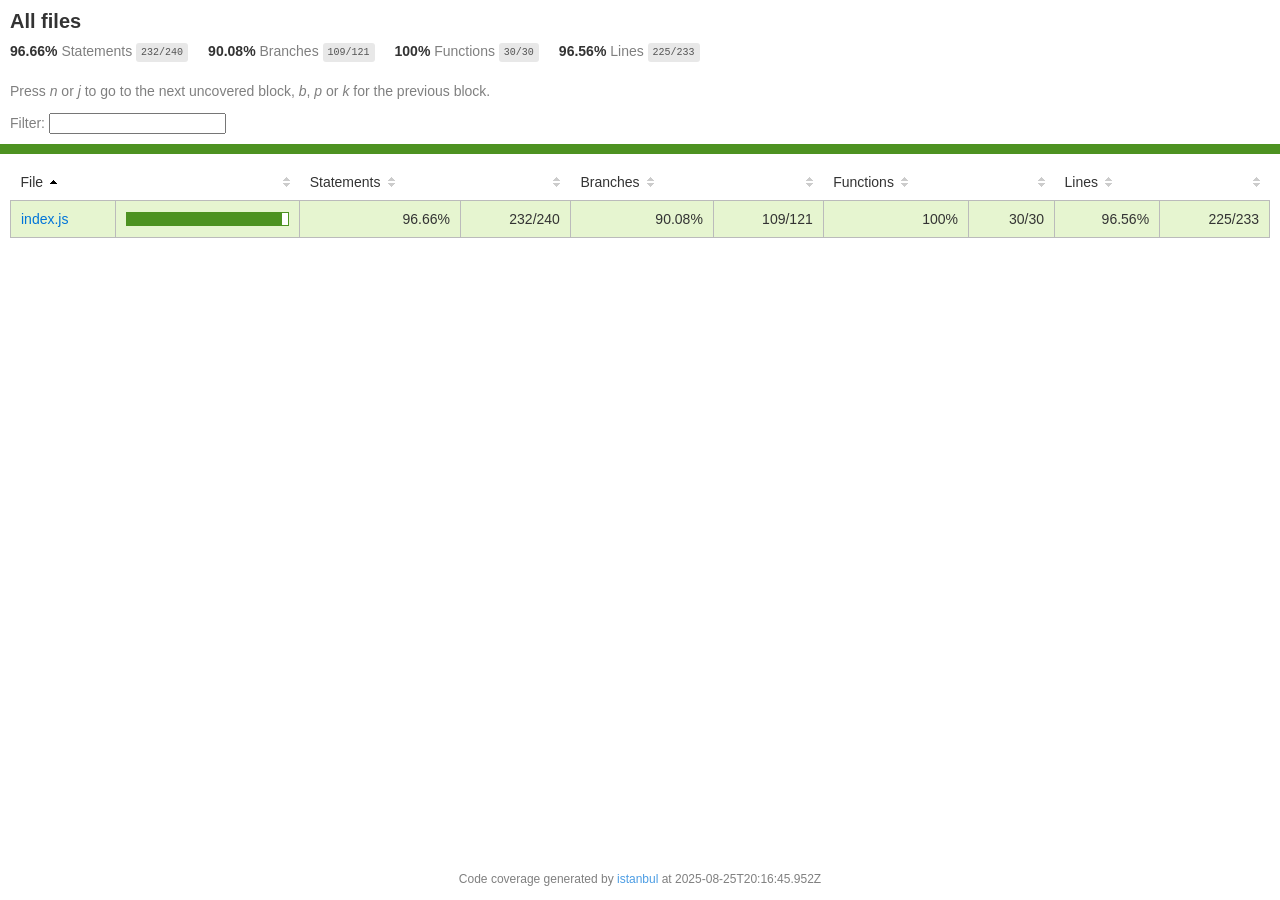
<file: backend/node_modules/kareem/coverage/lcov-report/index.html>
<!doctype html>
<html lang="en">

<head>
    <title>Code coverage report for All files</title>
    <meta charset="utf-8" />
    <link rel="stylesheet" href="prettify.css" />
    <link rel="stylesheet" href="base.css" />
    <link rel="shortcut icon" type="image/x-icon" href="favicon.png" />
    <meta name="viewport" content="width=device-width, initial-scale=1" />
    <style type='text/css'>
        .coverage-summary .sorter {
            background-image: url(sort-arrow-sprite.png);
        }
    </style>
</head>
    
<body>
<div class='wrapper'>
    <div class='pad1'>
        <h1>All files</h1>
        <div class='clearfix'>
            
            <div class='fl pad1y space-right2'>
                <span class="strong">96.66% </span>
                <span class="quiet">Statements</span>
                <span class='fraction'>232/240</span>
            </div>
        
            
            <div class='fl pad1y space-right2'>
                <span class="strong">90.08% </span>
                <span class="quiet">Branches</span>
                <span class='fraction'>109/121</span>
            </div>
        
            
            <div class='fl pad1y space-right2'>
                <span class="strong">100% </span>
                <span class="quiet">Functions</span>
                <span class='fraction'>30/30</span>
            </div>
        
            
            <div class='fl pad1y space-right2'>
                <span class="strong">96.56% </span>
                <span class="quiet">Lines</span>
                <span class='fraction'>225/233</span>
            </div>
        
            
        </div>
        <p class="quiet">
            Press <em>n</em> or <em>j</em> to go to the next uncovered block, <em>b</em>, <em>p</em> or <em>k</em> for the previous block.
        </p>
        <template id="filterTemplate">
            <div class="quiet">
                Filter:
                <input type="search" id="fileSearch">
            </div>
        </template>
    </div>
    <div class='status-line high'></div>
    <div class="pad1">
<table class="coverage-summary">
<thead>
<tr>
   <th data-col="file" data-fmt="html" data-html="true" class="file">File</th>
   <th data-col="pic" data-type="number" data-fmt="html" data-html="true" class="pic"></th>
   <th data-col="statements" data-type="number" data-fmt="pct" class="pct">Statements</th>
   <th data-col="statements_raw" data-type="number" data-fmt="html" class="abs"></th>
   <th data-col="branches" data-type="number" data-fmt="pct" class="pct">Branches</th>
   <th data-col="branches_raw" data-type="number" data-fmt="html" class="abs"></th>
   <th data-col="functions" data-type="number" data-fmt="pct" class="pct">Functions</th>
   <th data-col="functions_raw" data-type="number" data-fmt="html" class="abs"></th>
   <th data-col="lines" data-type="number" data-fmt="pct" class="pct">Lines</th>
   <th data-col="lines_raw" data-type="number" data-fmt="html" class="abs"></th>
</tr>
</thead>
<tbody><tr>
	<td class="file high" data-value="index.js"><a href="index.js.html">index.js</a></td>
	<td data-value="96.66" class="pic high">
	<div class="chart"><div class="cover-fill" style="width: 96%"></div><div class="cover-empty" style="width: 4%"></div></div>
	</td>
	<td data-value="96.66" class="pct high">96.66%</td>
	<td data-value="240" class="abs high">232/240</td>
	<td data-value="90.08" class="pct high">90.08%</td>
	<td data-value="121" class="abs high">109/121</td>
	<td data-value="100" class="pct high">100%</td>
	<td data-value="30" class="abs high">30/30</td>
	<td data-value="96.56" class="pct high">96.56%</td>
	<td data-value="233" class="abs high">225/233</td>
	</tr>

</tbody>
</table>
</div>
                <div class='push'></div><!-- for sticky footer -->
            </div><!-- /wrapper -->
            <div class='footer quiet pad2 space-top1 center small'>
                Code coverage generated by
                <a href="https://istanbul.js.org/" target="_blank" rel="noopener noreferrer">istanbul</a>
                at 2025-08-25T20:16:45.952Z
            </div>
        <script src="prettify.js"></script>
        <script>
            window.onload = function () {
                prettyPrint();
            };
        </script>
        <script src="sorter.js"></script>
        <script src="block-navigation.js"></script>
    </body>
</html>
</file>
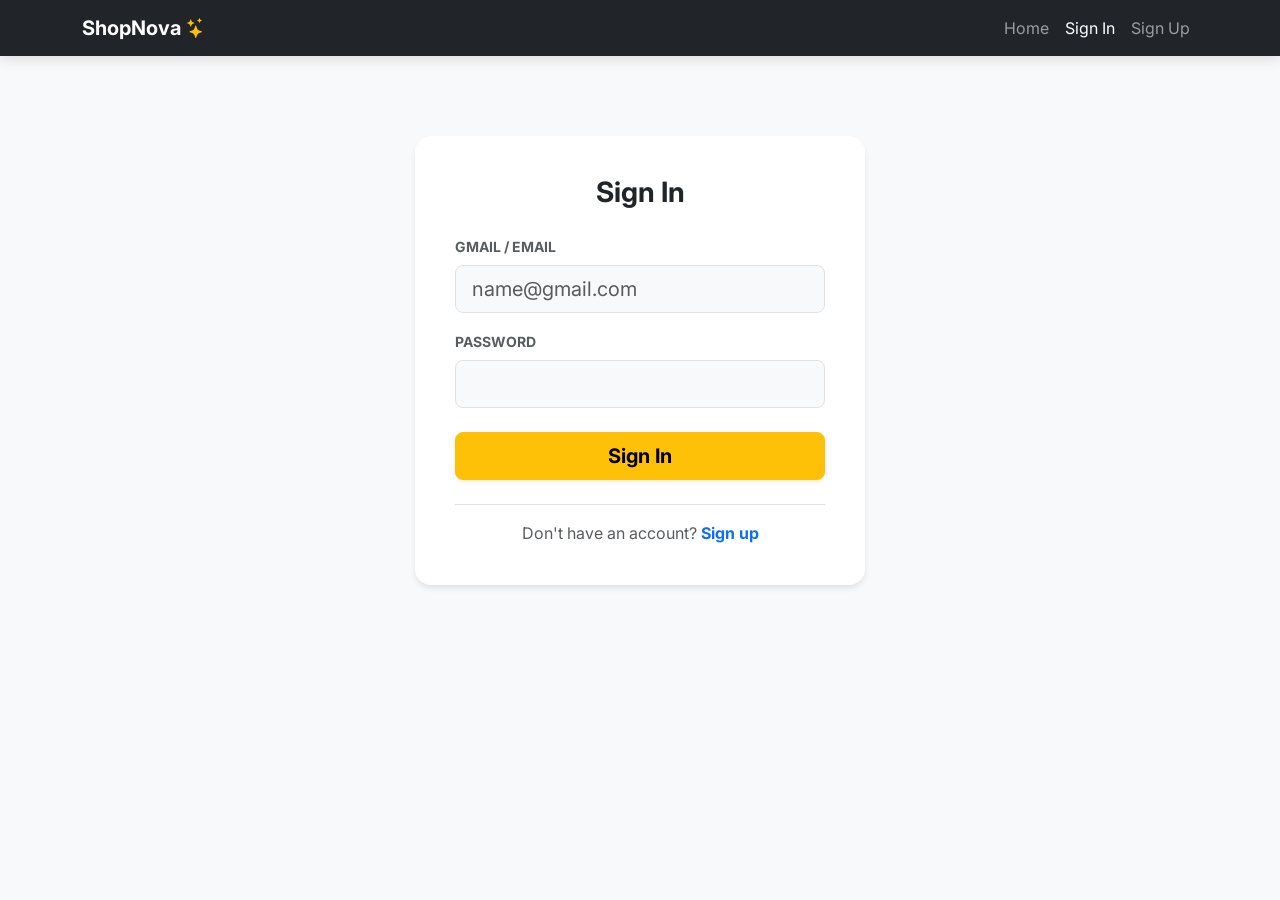
<file: frontend/admin.html>
<!DOCTYPE html>
<html lang="en">
<head>
    <meta charset="UTF-8">
    <meta name="viewport" content="width=device-width, initial-scale=1.0">
    <title>Admin Dashboard - ShopNova</title>
    <!-- Bootstrap CSS -->
    <link href="https://cdn.jsdelivr.net/npm/bootstrap@5.3.0/dist/css/bootstrap.min.css" rel="stylesheet">
    <!-- Bootstrap Icons -->
    <link href="https://cdn.jsdelivr.net/npm/bootstrap-icons@1.10.0/font/bootstrap-icons.css" rel="stylesheet">
    <!-- Google Fonts -->
    <link href="https://fonts.googleapis.com/css2?family=Inter:wght@300;400;600;700&display=swap" rel="stylesheet">
    <!-- Custom CSS -->
    <link rel="stylesheet" href="css/style.css">
    <style>
        body { background-color: #f4f6f9; }
        .admin-header { background: linear-gradient(135deg, #1e293b, #0f172a); color: white; padding: 2rem 0; border-bottom: 4px solid #f59e0b; }
    </style>
</head>
<body class="d-flex flex-column min-vh-100">

    <!-- Navigation -->
    <nav class="navbar navbar-expand-lg navbar-dark bg-dark sticky-top shadow-sm">
        <div class="container">
            <a class="navbar-brand fw-bold" href="index.html">ShopNova <i class="bi bi-stars text-warning"></i> <span class="badge bg-warning text-dark ms-2">Admin</span></a>
            <button class="navbar-toggler" type="button" data-bs-toggle="collapse" data-bs-target="#navbarNav">
                <span class="navbar-toggler-icon"></span>
            </button>
            <div class="collapse navbar-collapse" id="navbarNav">
                <ul class="navbar-nav ms-auto">
                    <li class="nav-item"><a class="nav-link" href="index.html">Home</a></li>
                    <li class="nav-item"><a class="nav-link active" href="admin.html">Dashboard</a></li>
                </ul>
            </div>
        </div>
    </nav>

    <!-- Header -->
    <div class="admin-header mb-5 text-center">
        <div class="container">
            <h1 class="fw-bold display-5"><i class="bi bi-shield-lock-fill text-warning me-2"></i>Admin Dashboard</h1>
            <p class="lead mb-0 text-light opacity-75">Manage the ShopNova product catalog</p>
        </div>
    </div>

    <!-- Main Content -->
    <div class="container flex-grow-1 mb-5">
        <div class="row">
            <div class="col-lg-8 mx-auto">
                <div class="card shadow-lg border-0 rounded-4">
                    <div class="card-body p-5">
                        <div class="d-flex justify-content-between align-items-center mb-4 pb-3 border-bottom">
                            <h3 class="fw-bold mb-0 text-dark">Add New Product</h3>
                            <i class="bi bi-box-seam fs-3 text-primary"></i>
                        </div>
                        
                        <div id="admin-alert" class="alert d-none fw-bold" role="alert"></div>
                        
                        <form id="add-product-form">
                            <div class="mb-4">
                                <label class="form-label fw-bold text-secondary small">PRODUCT NAME</label>
                                <input type="text" id="prod-name" class="form-control form-control-lg bg-light" placeholder="e.g. Wireless Noise-Canceling Headphones" required>
                            </div>
                            
                            <div class="mb-4">
                                <label class="form-label fw-bold text-secondary small">DESCRIPTION</label>
                                <textarea id="prod-desc" class="form-control bg-light" rows="3" placeholder="Describe the product features..." required></textarea>
                            </div>
                            
                            <div class="row mb-4">
                                <div class="col-md-6 mb-3 mb-md-0">
                                    <label class="form-label fw-bold text-secondary small">PRICE (₦)</label>
                                    <div class="input-group input-group-lg">
                                        <span class="input-group-text bg-light text-muted border-end-0 fw-bold">₦</span>
                                        <input type="number" id="prod-price" class="form-control bg-light border-start-0 ps-0" step="0.01" min="0" placeholder="0.00" required>
                                    </div>
                                </div>
                                <div class="col-md-6">
                                    <label class="form-label fw-bold text-secondary small">STOCK QUANTITY</label>
                                    <input type="number" id="prod-stock" class="form-control form-control-lg bg-light" value="10" min="0" required>
                                </div>
                            </div>
                            
                            <div class="row mb-5">
                                <div class="col-md-6 mb-3 mb-md-0">
                                    <label class="form-label fw-bold text-secondary small">CATEGORY</label>
                                    <input type="text" id="prod-category" class="form-control form-control-lg bg-light" placeholder="e.g. Electronics" required>
                                </div>
                                <div class="col-md-6">
                                    <label class="form-label fw-bold text-secondary small">IMAGE URL</label>
                                    <input type="url" id="prod-image" class="form-control form-control-lg bg-light" placeholder="https://..." required>
                                </div>
                            </div>
                            
                            <button type="submit" id="add-btn" class="btn btn-primary btn-lg w-100 py-3 fw-bold rounded-3 shadow-sm">
                                <i class="bi bi-plus-circle-fill me-2"></i>Publish Product
                            </button>
                        </form>
                    </div>
                </div>
            </div>
        </div>
    </div>

    <!-- Bootstrap JS -->
    <script src="https://cdn.jsdelivr.net/npm/bootstrap@5.3.0/dist/js/bootstrap.bundle.min.js"></script>
    <script src="js/auth.js"></script>
    <script src="js/admin.js"></script>
</body>
</html>
</file>
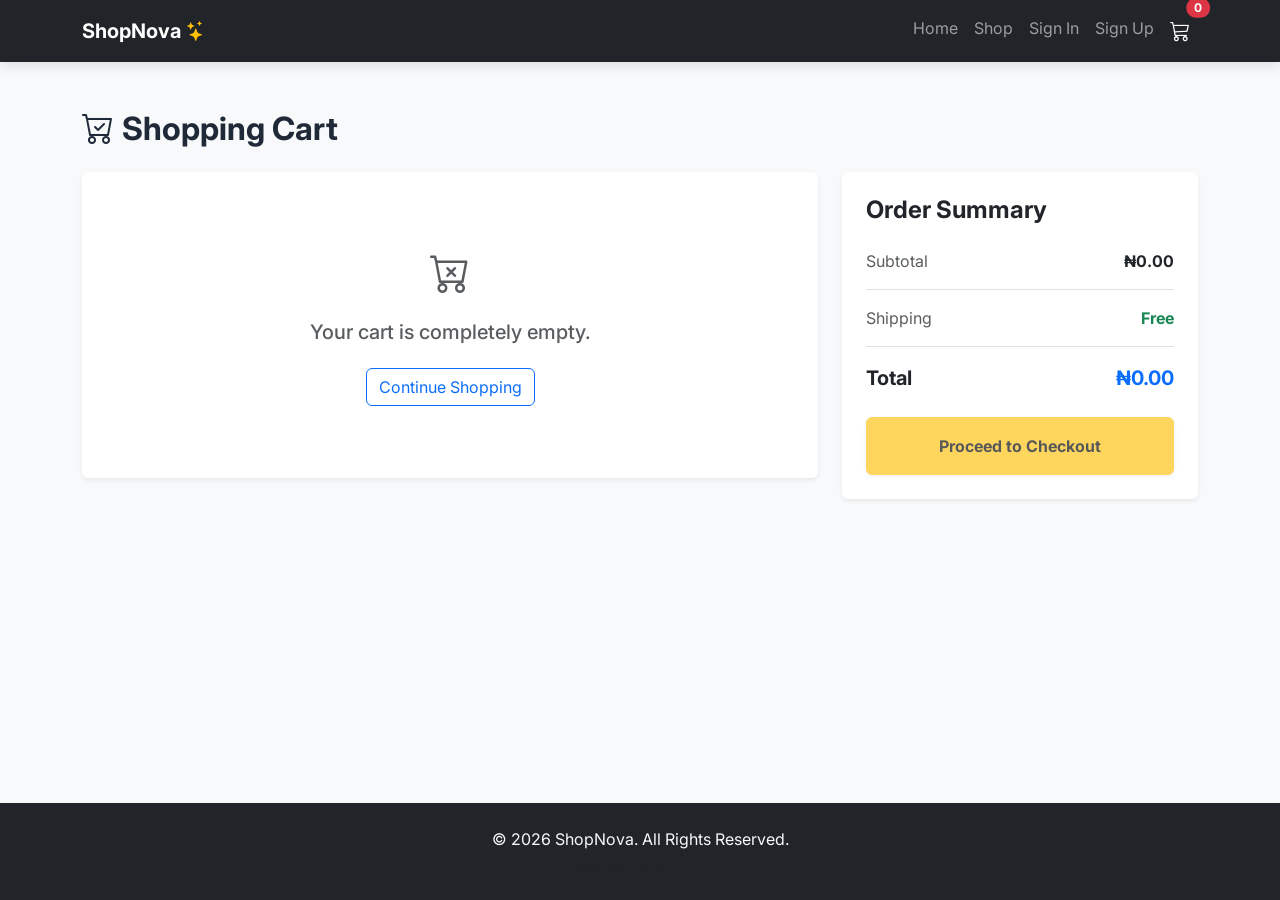
<file: frontend/cart.html>
<!DOCTYPE html>
<html lang="en">
<head>
    <meta charset="UTF-8">
    <meta name="viewport" content="width=device-width, initial-scale=1.0">
    <title>ShopNova - Your Cart</title>
    <!-- Bootstrap CSS -->
    <link href="https://cdn.jsdelivr.net/npm/bootstrap@5.3.0/dist/css/bootstrap.min.css" rel="stylesheet">
    <!-- Bootstrap Icons -->
    <link href="https://cdn.jsdelivr.net/npm/bootstrap-icons@1.10.0/font/bootstrap-icons.css" rel="stylesheet">
    <!-- Google Fonts -->
    <link href="https://fonts.googleapis.com/css2?family=Inter:wght@300;400;600;700&display=swap" rel="stylesheet">
    <!-- Custom CSS -->
    <link rel="stylesheet" href="css/style.css">
</head>
<body class="bg-light">

    <!-- Navigation -->
    <nav class="navbar navbar-expand-lg navbar-dark bg-dark sticky-top">
        <div class="container">
            <a class="navbar-brand fw-bold" href="index.html">ShopNova <i class="bi bi-stars text-warning"></i></a>
            <button class="navbar-toggler" type="button" data-bs-toggle="collapse" data-bs-target="#navbarNav">
                <span class="navbar-toggler-icon"></span>
            </button>
            <div class="collapse navbar-collapse" id="navbarNav">
                <ul class="navbar-nav ms-auto">
                    <li class="nav-item">
                        <a class="nav-link" href="index.html">Home</a>
                    </li>
                    <li class="nav-item">
                        <a class="nav-link" href="index.html#products">Shop</a>
                    </li>
                    <li class="nav-item">
                        <a class="nav-link" href="login.html">Sign In</a>
                    </li>
                    <li class="nav-item">
                        <a class="nav-link" href="signup.html">Sign Up</a>
                    </li>
                    <li class="nav-item">
                        <a class="nav-link active cart-link position-relative" href="cart.html">
                            <i class="bi bi-cart3 fs-5"></i>
                            <span id="cart-count" class="position-absolute top-0 start-100 translate-middle badge rounded-pill bg-danger">
                                0
                            </span>
                        </a>
                    </li>
                </ul>
            </div>
        </div>
    </nav>

    <!-- Cart Section -->
    <section class="py-5">
        <div class="container">
            <h2 class="fw-bold mb-4"><i class="bi bi-cart-check me-2"></i>Shopping Cart</h2>
            
            <div class="row g-4">
                <!-- Cart Items -->
                <div class="col-lg-8">
                    <div class="card shadow-sm border-0">
                        <div class="card-body p-4" id="cart-items">
                            <!-- Items will be logged here -->
                            <div class="text-center py-5">
                                <div class="spinner-border text-primary" role="status">
                                    <span class="visually-hidden">Loading...</span>
                                </div>
                            </div>
                        </div>
                    </div>
                </div>

                <!-- Order Summary -->
                <div class="col-lg-4">
                    <div class="card shadow-sm border-0 sticky-top" style="top: 100px; z-index: 1;">
                        <div class="card-body p-4">
                            <h4 class="fw-bold mb-4">Order Summary</h4>
                            <div class="d-flex justify-content-between mb-3 border-bottom pb-3">
                                <span class="text-muted">Subtotal</span>
                                <span class="fw-bold" id="cart-subtotal">₦0.00</span>
                            </div>
                            <div class="d-flex justify-content-between mb-3 border-bottom pb-3">
                                <span class="text-muted">Shipping</span>
                                <span class="text-success fw-bold">Free</span>
                            </div>
                            <div class="d-flex justify-content-between mb-4">
                                <span class="fs-5 fw-bold">Total</span>
                                <span class="fs-5 fw-bold text-primary" id="cart-total">₦0.00</span>
                            </div>
                            <button class="btn btn-warning w-100 py-3 fw-bold shadow-sm" id="checkout-btn" disabled>
                                Proceed to Checkout
                            </button>
                        </div>
                    </div>
                </div>
            </div>
        </div>
    </section>

    <!-- Footer -->
    <footer class="bg-dark text-light py-4 text-center mt-auto">
        <div class="container">
            <p class="mb-0">&copy; 2026 ShopNova. All Rights Reserved.</p>
            <p class="mb-0 mt-1 small text-muted">Designed by uzziblinxz</p>
        </div>
    </footer>

    <!-- Bootstrap JS -->
    <script src="https://cdn.jsdelivr.net/npm/bootstrap@5.3.0/dist/js/bootstrap.bundle.min.js"></script>
    <!-- Custom JS -->
    <script src="js/auth.js"></script>
    <script src="js/cart.js"></script>
</body>
</html>
</file>
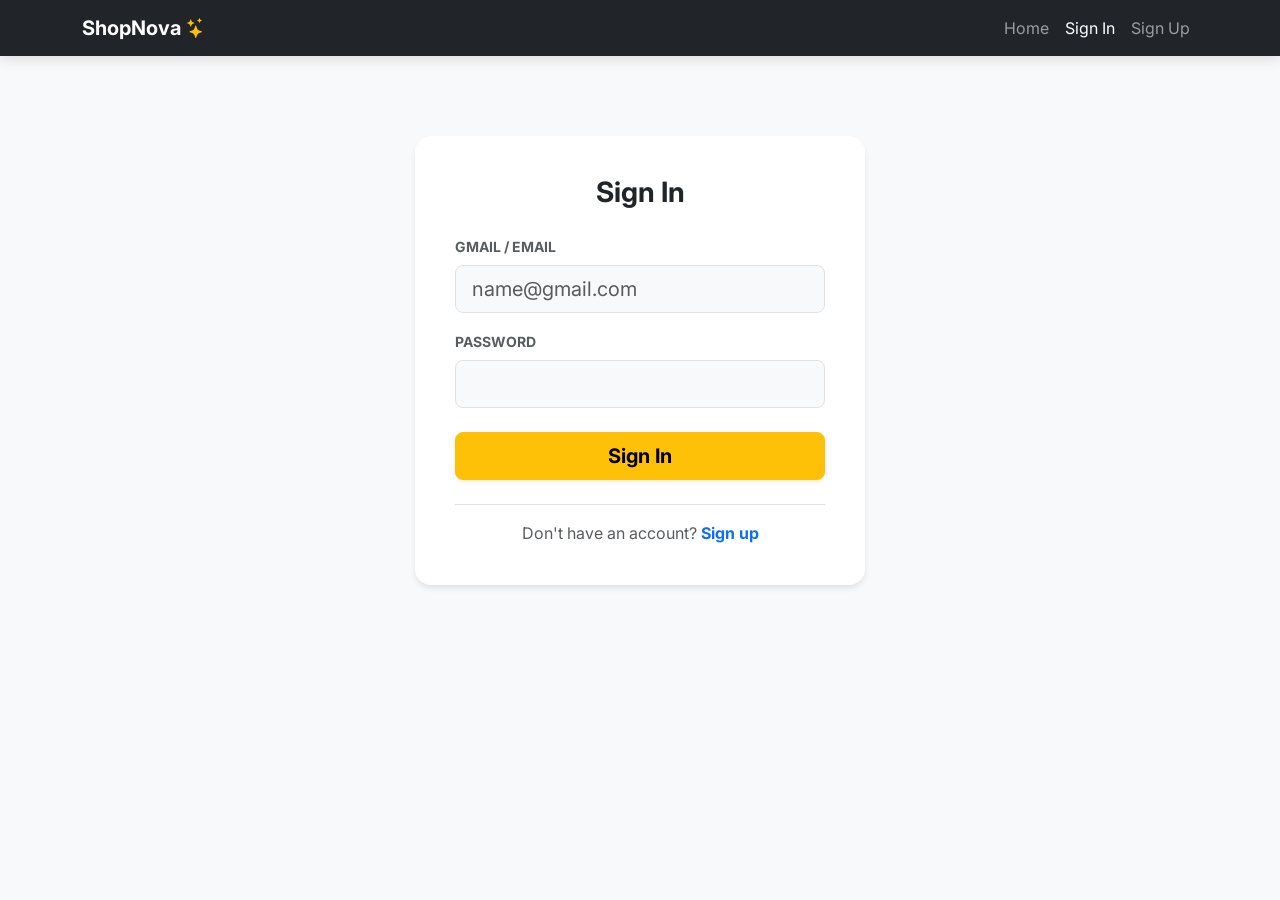
<file: frontend/login.html>
<!DOCTYPE html>
<html lang="en">
<head>
    <meta charset="UTF-8">
    <meta name="viewport" content="width=device-width, initial-scale=1.0">
    <title>Login - ShopNova</title>
    <!-- Bootstrap CSS -->
    <link href="https://cdn.jsdelivr.net/npm/bootstrap@5.3.0/dist/css/bootstrap.min.css" rel="stylesheet">
    <!-- Bootstrap Icons -->
    <link href="https://cdn.jsdelivr.net/npm/bootstrap-icons@1.10.0/font/bootstrap-icons.css" rel="stylesheet">
    <!-- Google Fonts -->
    <link href="https://fonts.googleapis.com/css2?family=Inter:wght@300;400;600;700&display=swap" rel="stylesheet">
    <!-- Custom CSS -->
    <link rel="stylesheet" href="css/style.css">
    <style>
        body { background-color: #f8f9fa; }
        .auth-container { max-width: 450px; margin: 5rem auto; }
        .auth-card { border-radius: 1rem; border: none; box-shadow: 0 4px 6px -1px rgba(0,0,0,.1); }
    </style>
</head>
<body class="d-flex flex-column min-vh-100">

    <!-- Navigation -->
    <nav class="navbar navbar-expand-lg navbar-dark bg-dark sticky-top">
        <div class="container">
            <a class="navbar-brand fw-bold" href="index.html">ShopNova <i class="bi bi-stars text-warning"></i></a>
            <button class="navbar-toggler" type="button" data-bs-toggle="collapse" data-bs-target="#navbarNav">
                <span class="navbar-toggler-icon"></span>
            </button>
            <div class="collapse navbar-collapse" id="navbarNav">
                <ul class="navbar-nav ms-auto">
                    <li class="nav-item"><a class="nav-link" href="index.html">Home</a></li>
                    <li class="nav-item"><a class="nav-link active" href="login.html">Sign In</a></li>
                    <li class="nav-item"><a class="nav-link" href="signup.html">Sign Up</a></li>
                </ul>
            </div>
        </div>
    </nav>

    <div class="container flex-grow-1">
        <div class="auth-container text-center">
            <div class="card auth-card p-4">
                <div class="card-body">
                    <h3 class="fw-bold mb-4">Sign In</h3>
                    <div id="auth-alert" class="alert alert-danger d-none" role="alert"></div>
                    
                    <form id="login-form">
                        <div class="mb-3 text-start">
                            <label for="email" class="form-label text-muted fw-bold small">GMAIL / EMAIL</label>
                            <input type="email" class="form-control form-control-lg bg-light" id="email" placeholder="name@gmail.com" required>
                        </div>
                        <div class="mb-4 text-start">
                            <label for="password" class="form-label text-muted fw-bold small">PASSWORD</label>
                            <input type="password" class="form-control form-control-lg bg-light" id="password" required>
                        </div>
                        <button type="submit" class="btn btn-warning btn-lg w-100 fw-bold shadow-sm" id="login-btn">
                            Sign In
                        </button>
                    </form>
                    
                    <div class="mt-4 pt-3 border-top">
                        <p class="mb-0 text-muted">Don't have an account? <a href="signup.html" class="text-primary text-decoration-none fw-bold">Sign up</a></p>
                    </div>
                </div>
            </div>
        </div>
    </div>

    <!-- Bootstrap JS -->
    <script src="https://cdn.jsdelivr.net/npm/bootstrap@5.3.0/dist/js/bootstrap.bundle.min.js"></script>
    <script src="js/auth.js"></script>
</body>
</html>
</file>
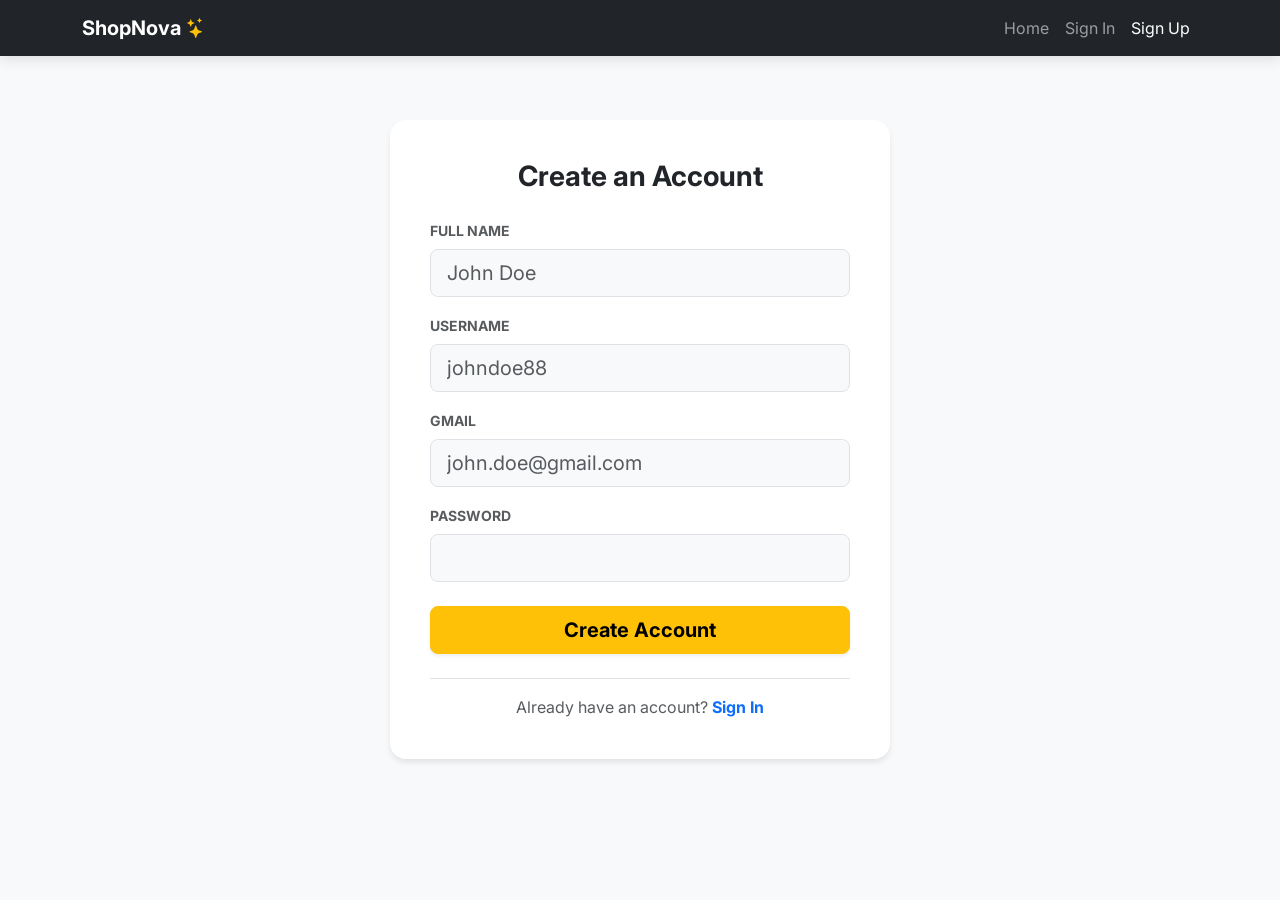
<file: frontend/signup.html>
<!DOCTYPE html>
<html lang="en">
<head>
    <meta charset="UTF-8">
    <meta name="viewport" content="width=device-width, initial-scale=1.0">
    <title>Sign Up - ShopNova</title>
    <!-- Bootstrap CSS -->
    <link href="https://cdn.jsdelivr.net/npm/bootstrap@5.3.0/dist/css/bootstrap.min.css" rel="stylesheet">
    <!-- Bootstrap Icons -->
    <link href="https://cdn.jsdelivr.net/npm/bootstrap-icons@1.10.0/font/bootstrap-icons.css" rel="stylesheet">
    <!-- Google Fonts -->
    <link href="https://fonts.googleapis.com/css2?family=Inter:wght@300;400;600;700&display=swap" rel="stylesheet">
    <!-- Custom CSS -->
    <link rel="stylesheet" href="css/style.css">
    <style>
        body { background-color: #f8f9fa; }
        .auth-container { max-width: 500px; margin: 4rem auto; }
        .auth-card { border-radius: 1rem; border: none; box-shadow: 0 4px 6px -1px rgba(0,0,0,.1); }
    </style>
</head>
<body class="d-flex flex-column min-vh-100">

    <!-- Navigation -->
    <nav class="navbar navbar-expand-lg navbar-dark bg-dark sticky-top">
        <div class="container">
            <a class="navbar-brand fw-bold" href="index.html">ShopNova <i class="bi bi-stars text-warning"></i></a>
            <button class="navbar-toggler" type="button" data-bs-toggle="collapse" data-bs-target="#navbarNav">
                <span class="navbar-toggler-icon"></span>
            </button>
            <div class="collapse navbar-collapse" id="navbarNav">
                <ul class="navbar-nav ms-auto">
                    <li class="nav-item"><a class="nav-link" href="index.html">Home</a></li>
                    <li class="nav-item"><a class="nav-link" href="login.html">Sign In</a></li>
                    <li class="nav-item"><a class="nav-link active" href="signup.html">Sign Up</a></li>
                </ul>
            </div>
        </div>
    </nav>

    <div class="container flex-grow-1">
        <div class="auth-container text-center">
            <div class="card auth-card p-4">
                <div class="card-body">
                    <h3 class="fw-bold mb-4">Create an Account</h3>
                    <div id="auth-alert" class="alert d-none" role="alert"></div>
                    
                    <form id="signup-form">
                        <div class="mb-3 text-start">
                            <label for="name" class="form-label text-muted fw-bold small">FULL NAME</label>
                            <input type="text" class="form-control form-control-lg bg-light" id="name" placeholder="John Doe" required>
                        </div>
                        <div class="mb-3 text-start">
                            <label for="username" class="form-label text-muted fw-bold small">USERNAME</label>
                            <input type="text" class="form-control form-control-lg bg-light" id="username" placeholder="johndoe88" required>
                        </div>
                        <div class="mb-3 text-start">
                            <label for="email" class="form-label text-muted fw-bold small">GMAIL</label>
                            <input type="email" class="form-control form-control-lg bg-light" id="email" placeholder="john.doe@gmail.com" required>
                        </div>
                        <div class="mb-4 text-start">
                            <label for="password" class="form-label text-muted fw-bold small">PASSWORD</label>
                            <input type="password" class="form-control form-control-lg bg-light" id="password" required>
                        </div>
                        <button type="submit" class="btn btn-warning btn-lg w-100 fw-bold shadow-sm" id="signup-btn">
                            Create Account
                        </button>
                    </form>
                    
                    <div class="mt-4 pt-3 border-top">
                        <p class="mb-0 text-muted">Already have an account? <a href="login.html" class="text-primary text-decoration-none fw-bold">Sign In</a></p>
                    </div>
                </div>
            </div>
        </div>
    </div>

    <!-- Bootstrap JS -->
    <script src="https://cdn.jsdelivr.net/npm/bootstrap@5.3.0/dist/js/bootstrap.bundle.min.js"></script>
    <script src="js/auth.js"></script>
</body>
</html>
</file>
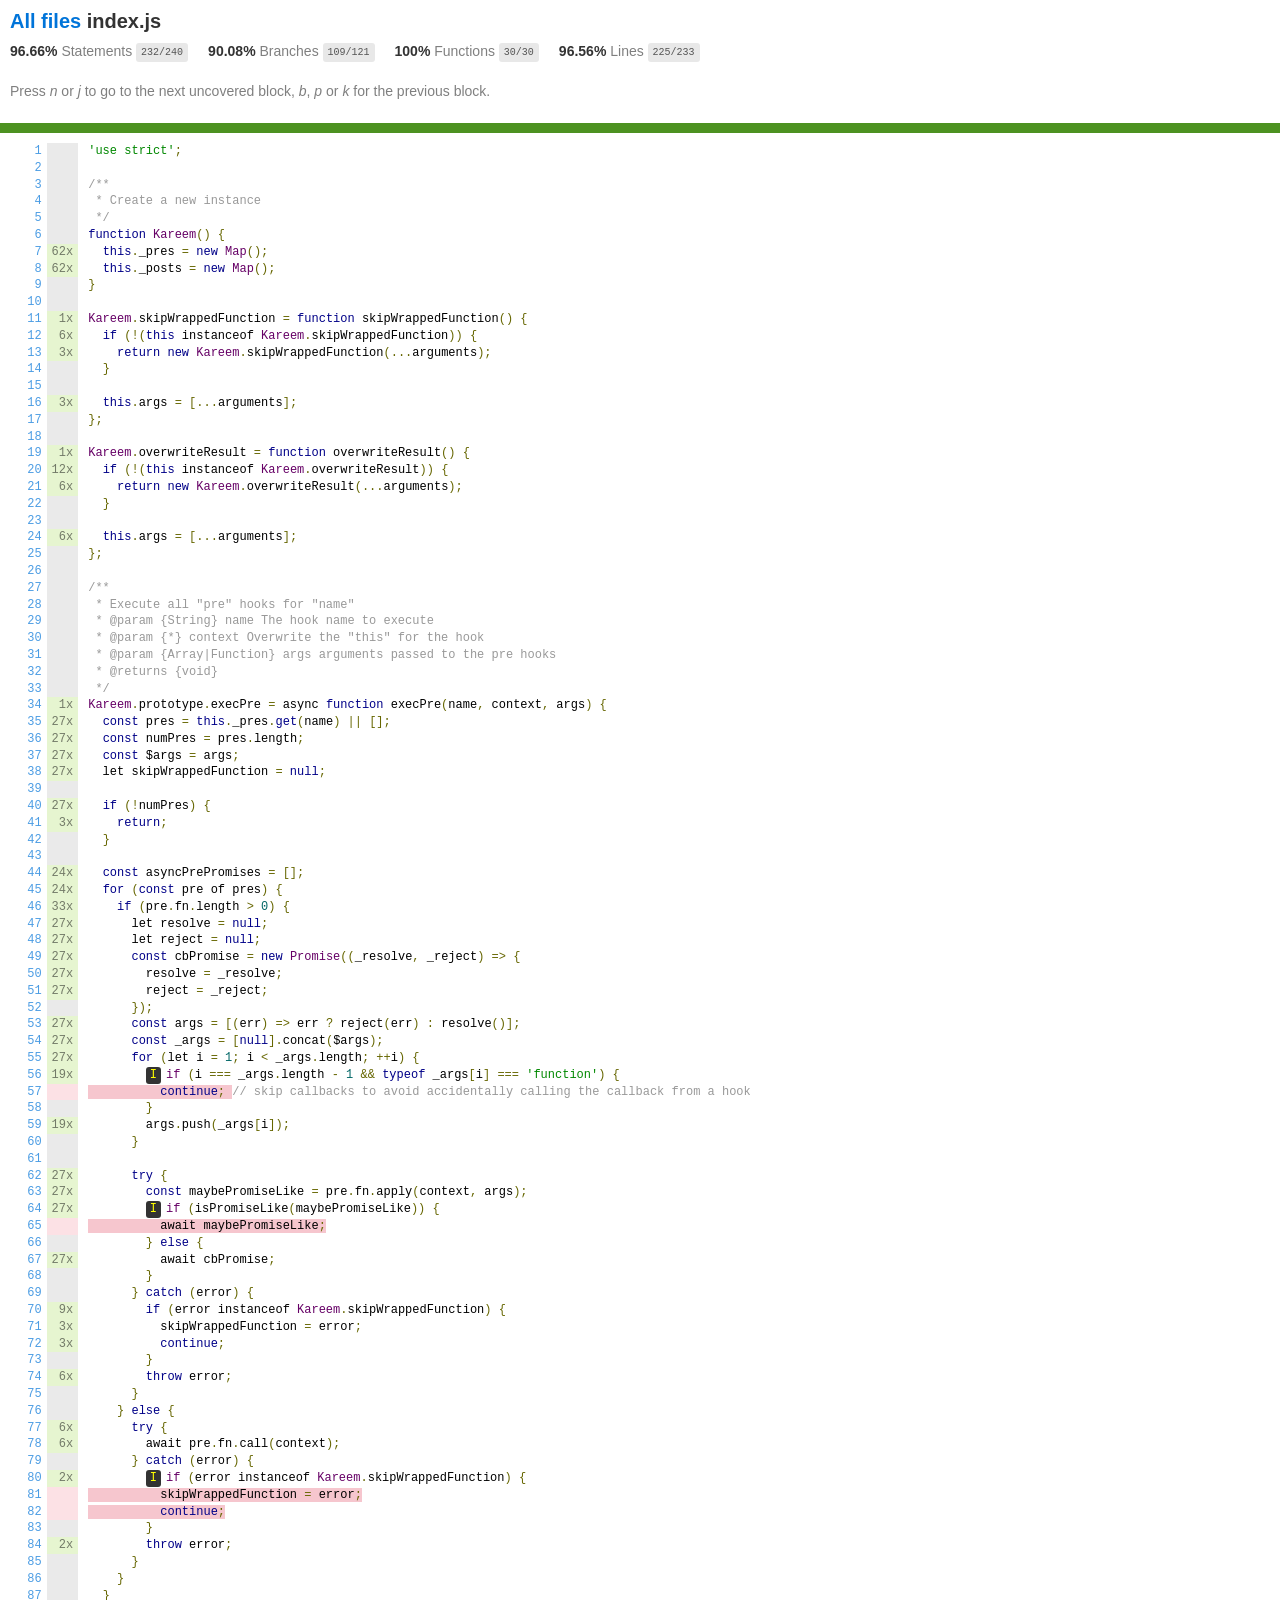
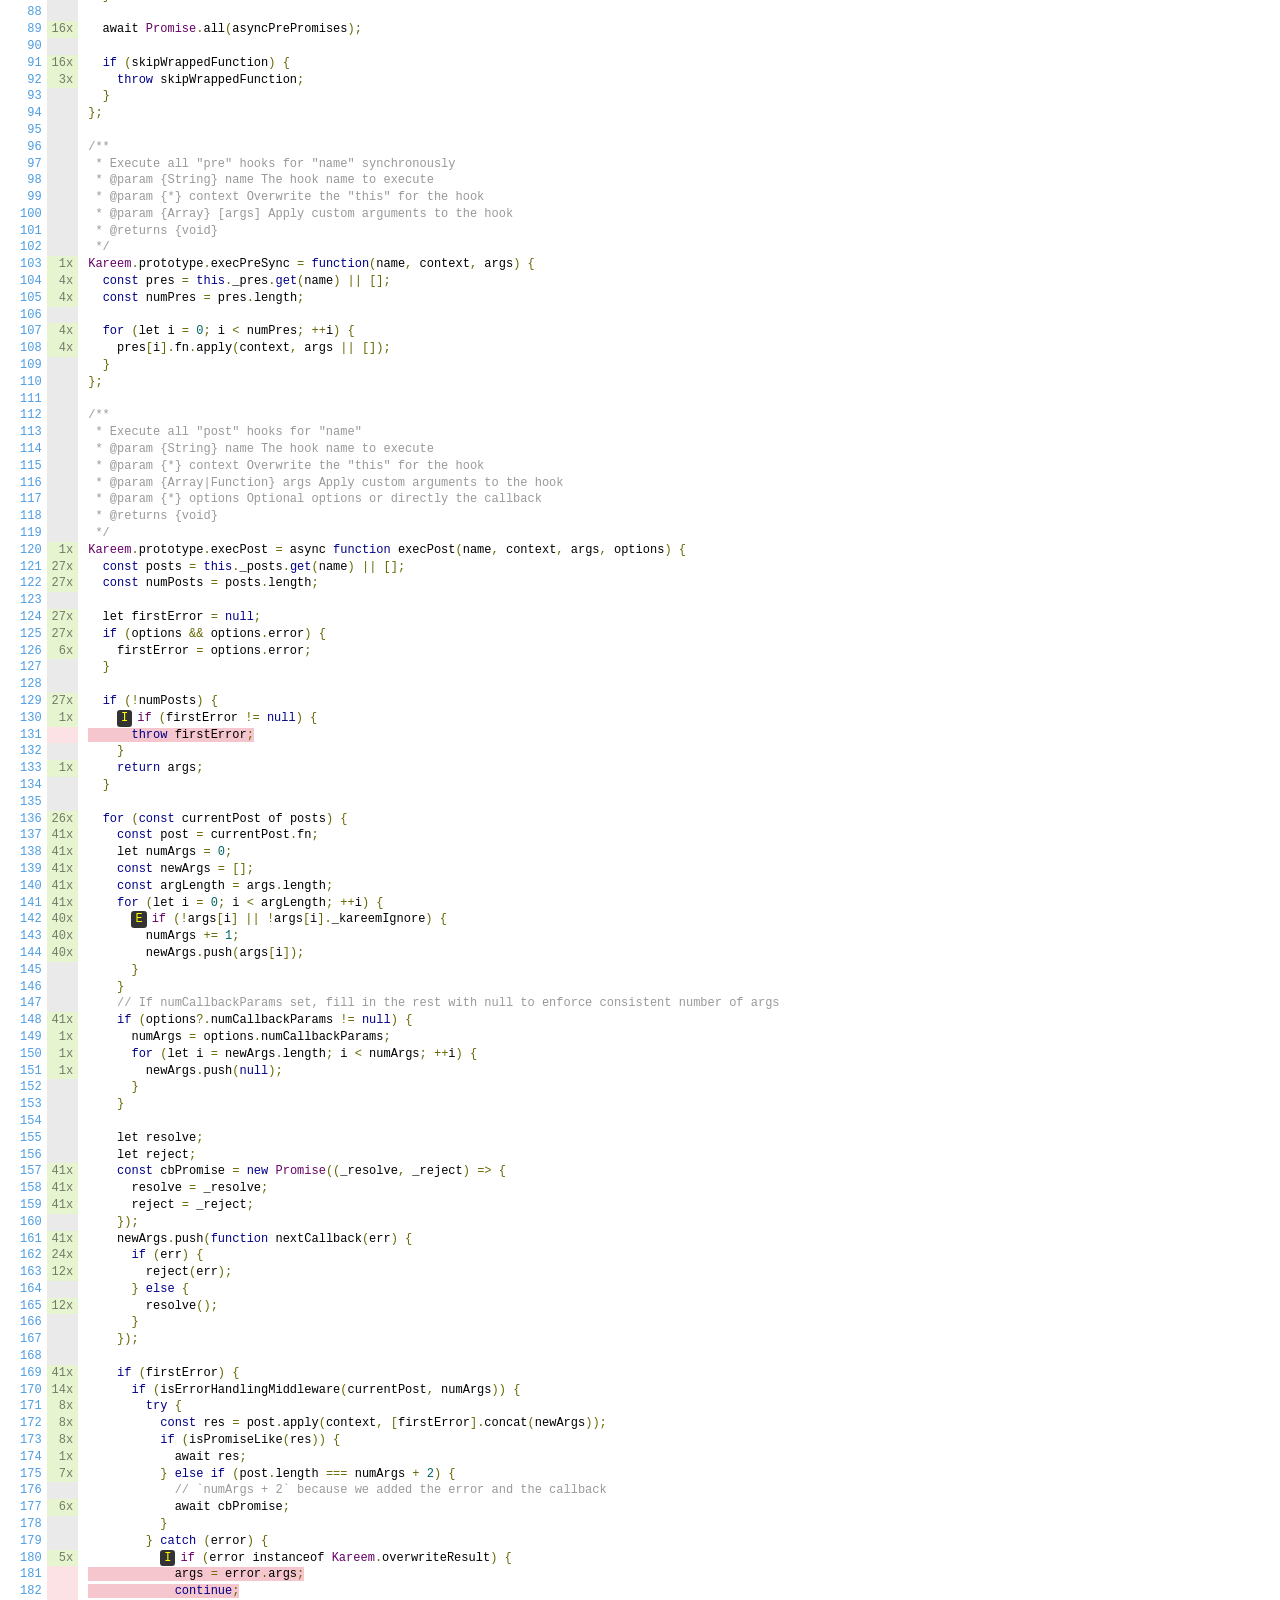
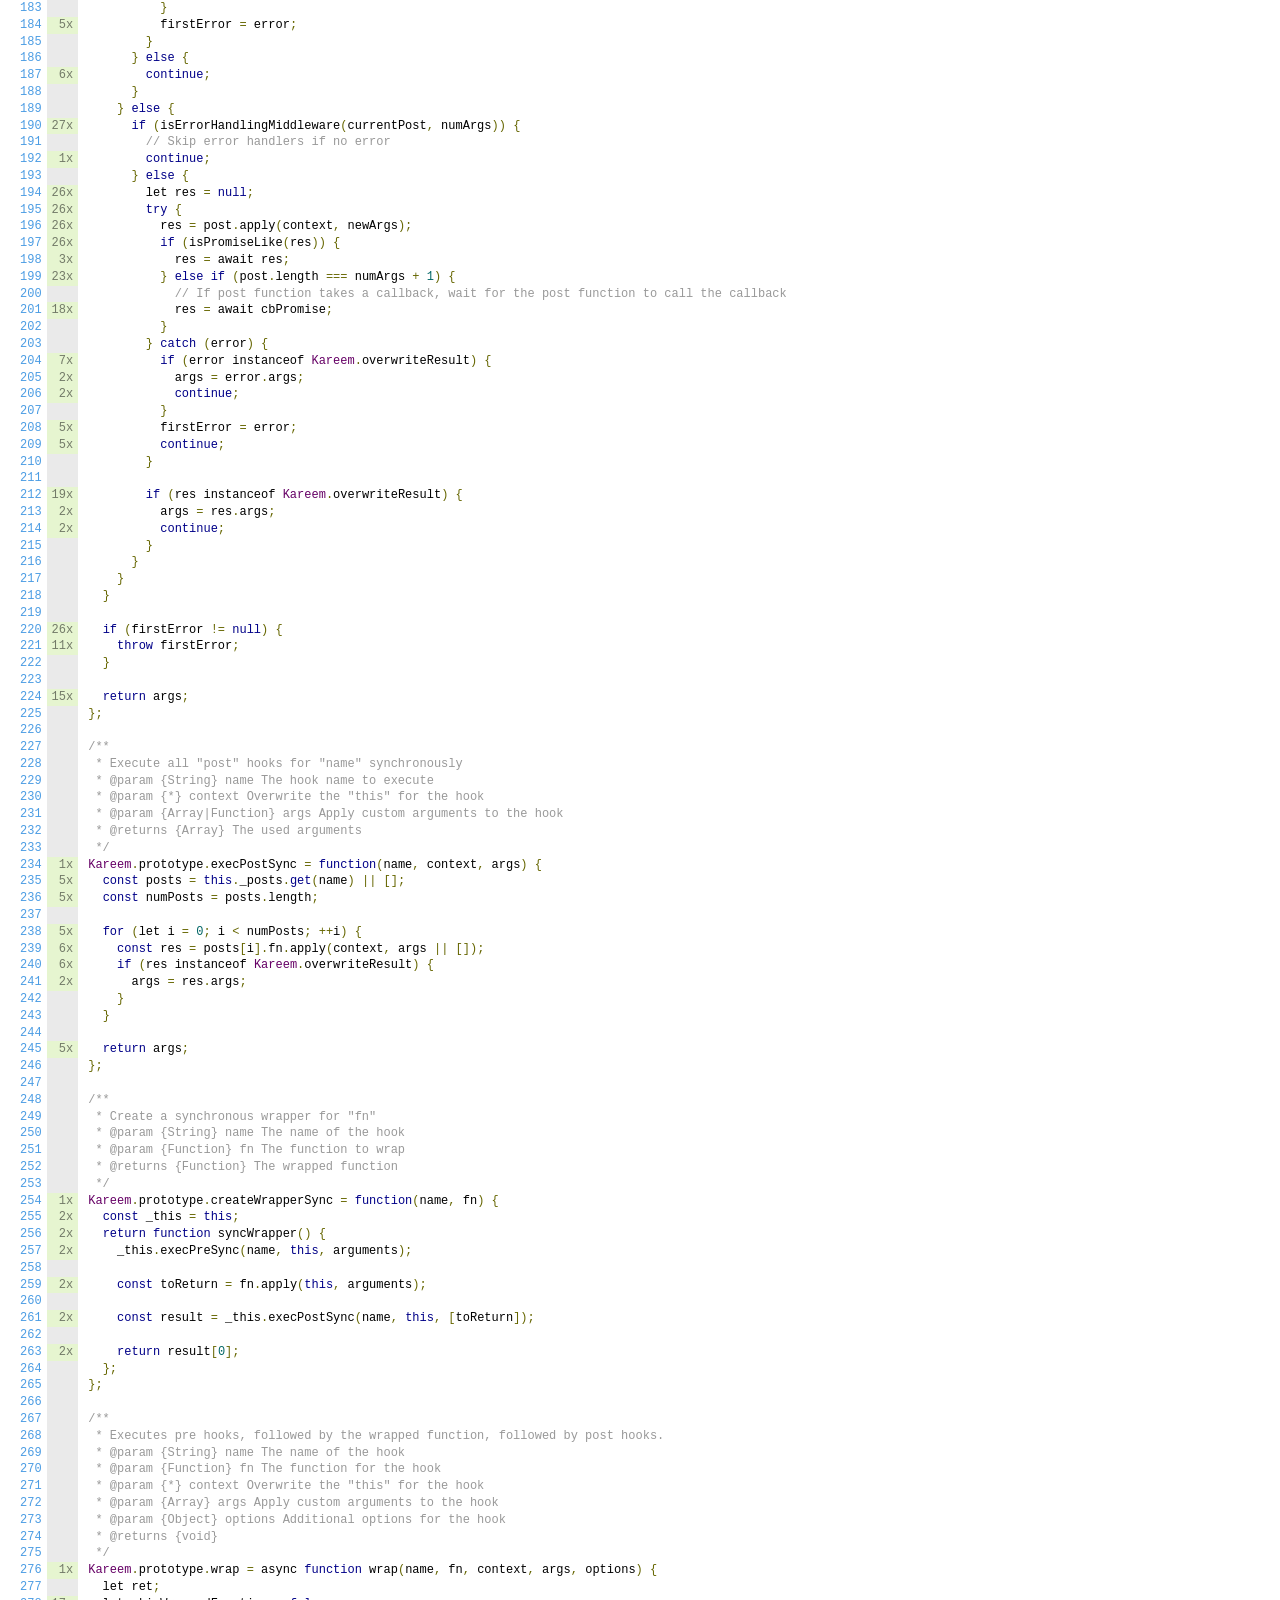
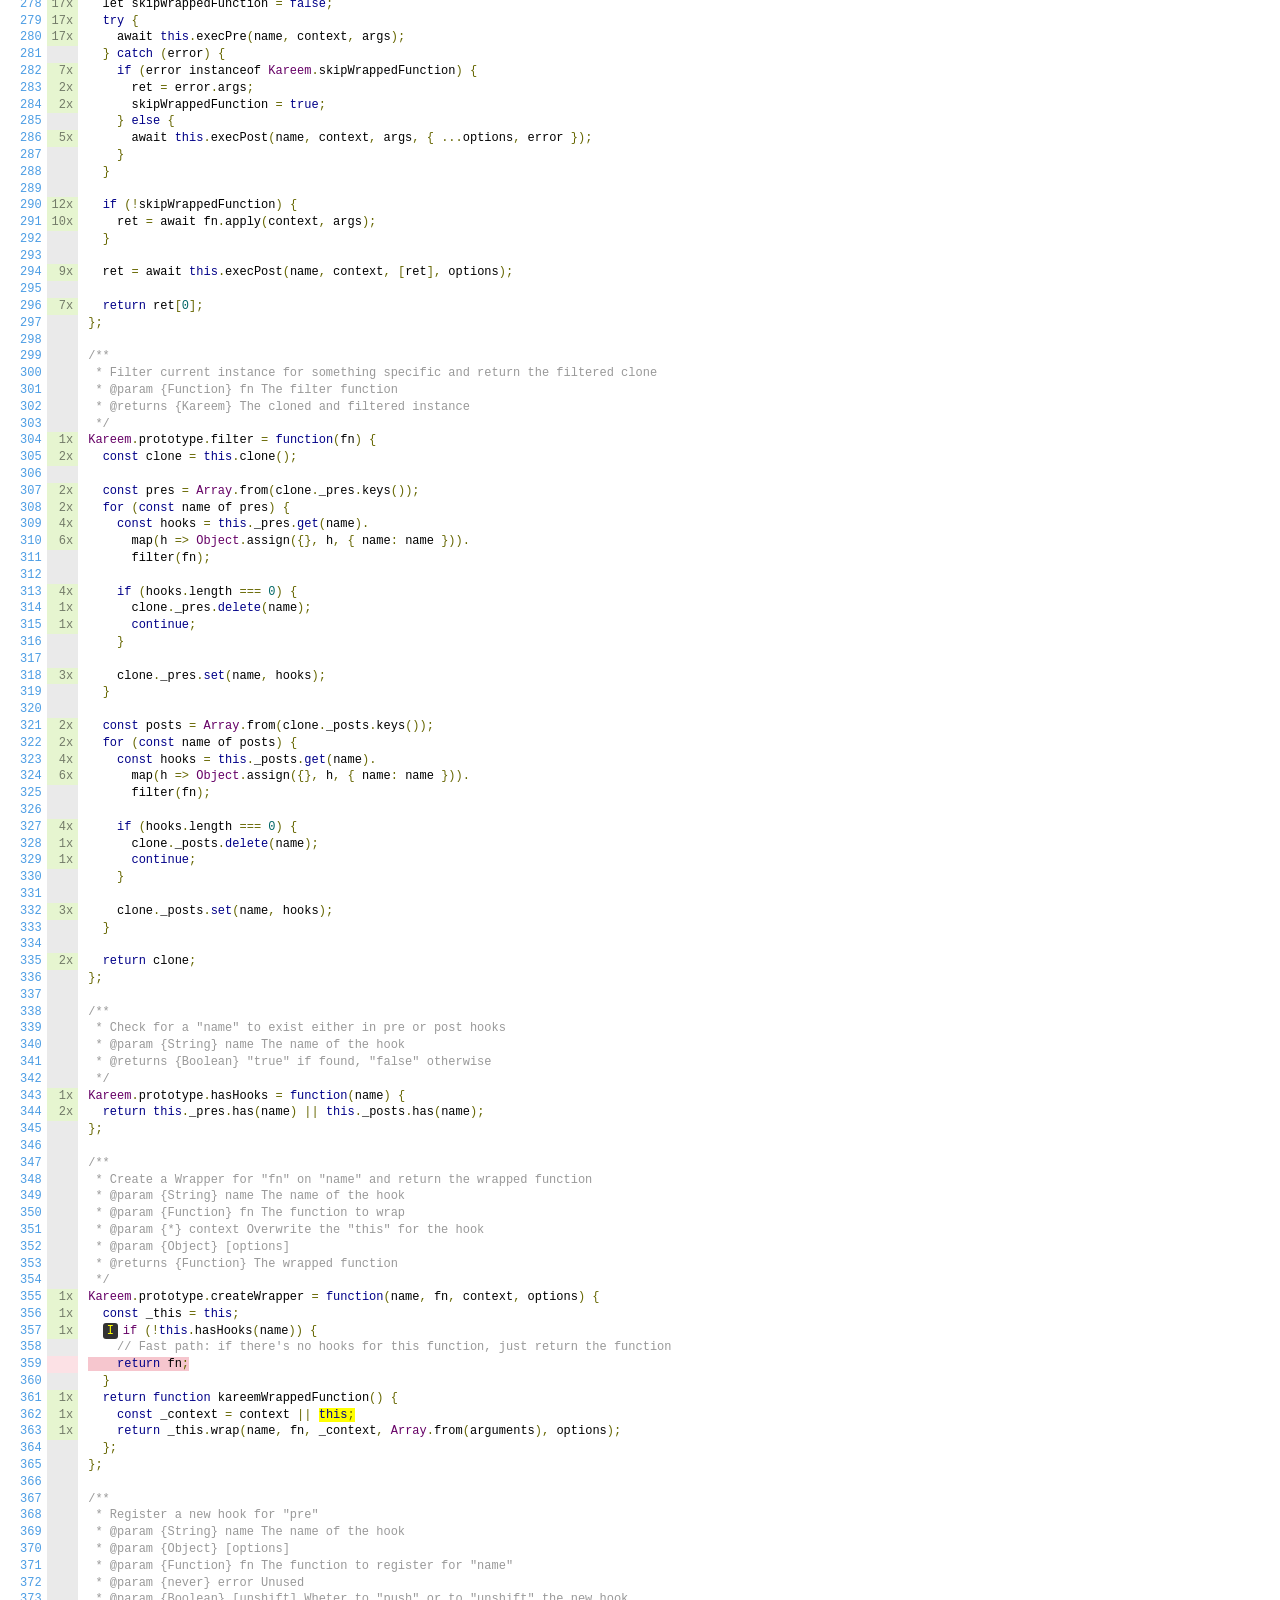
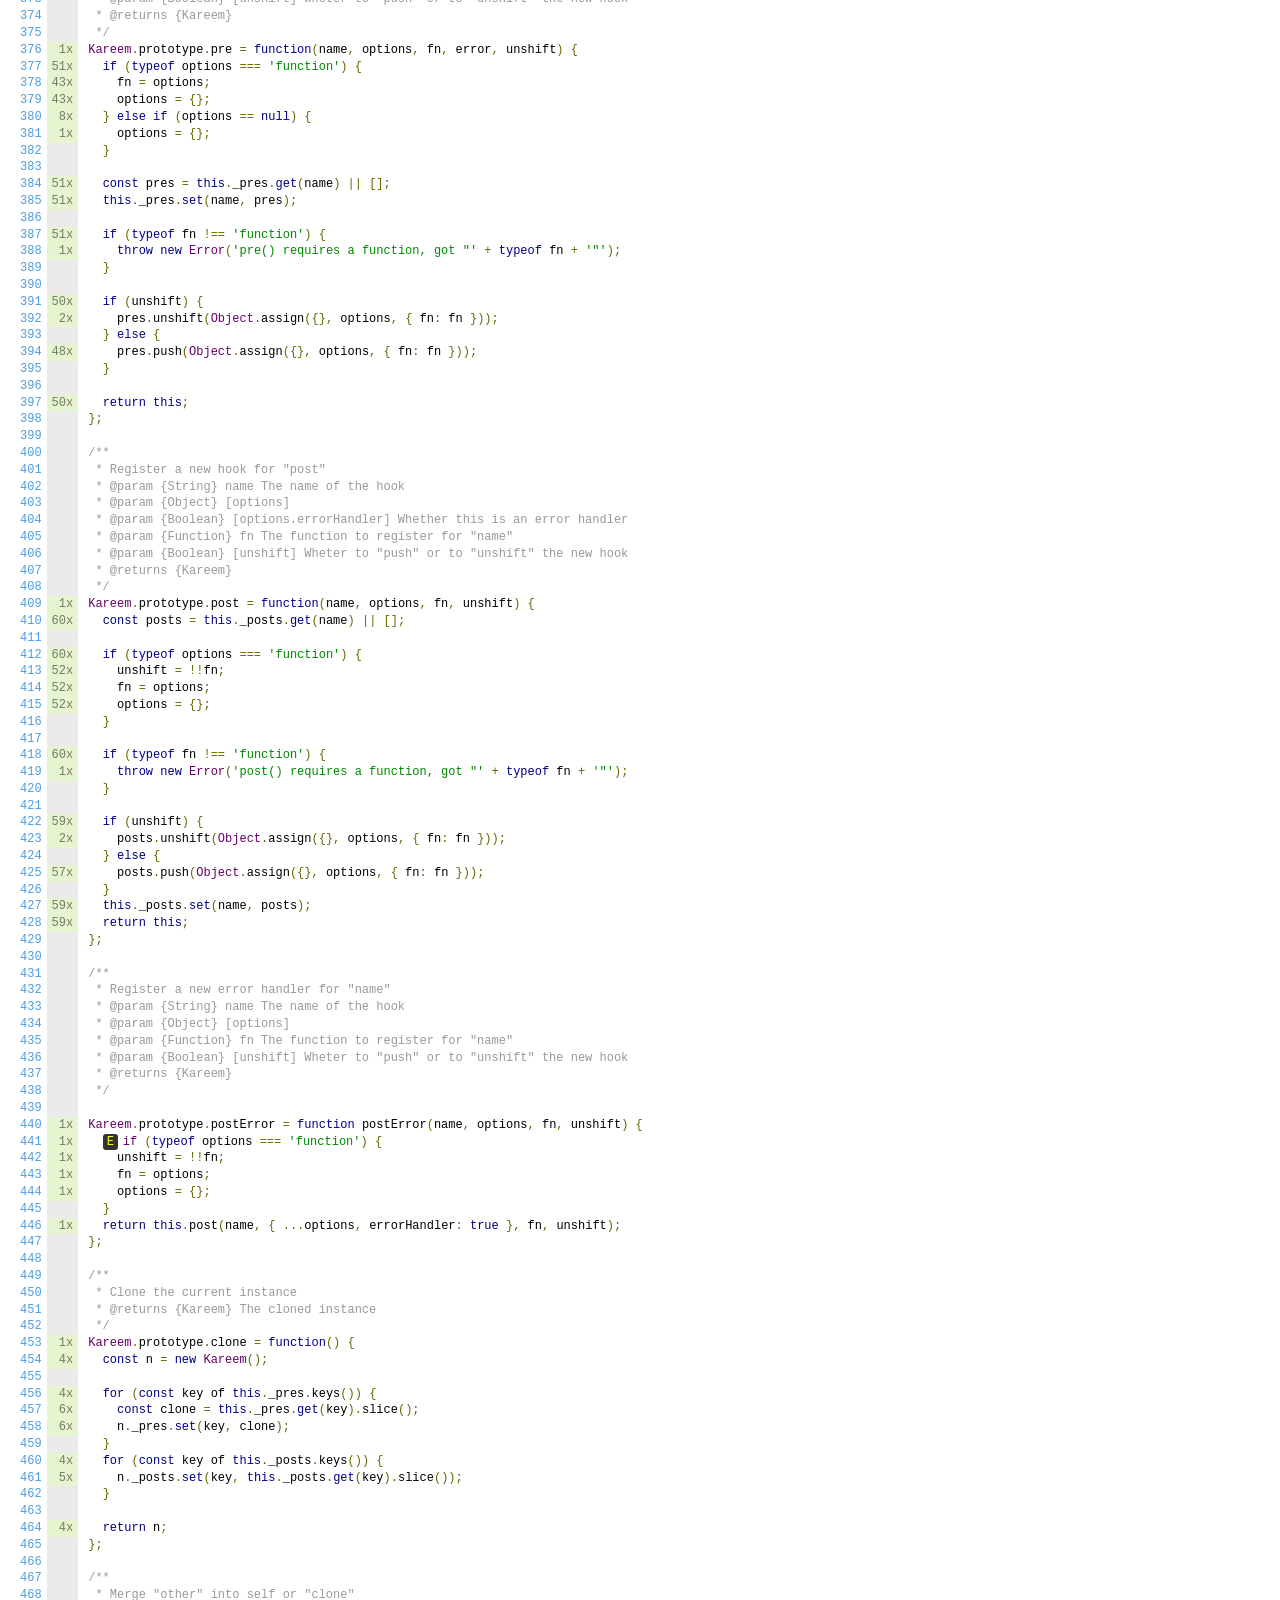
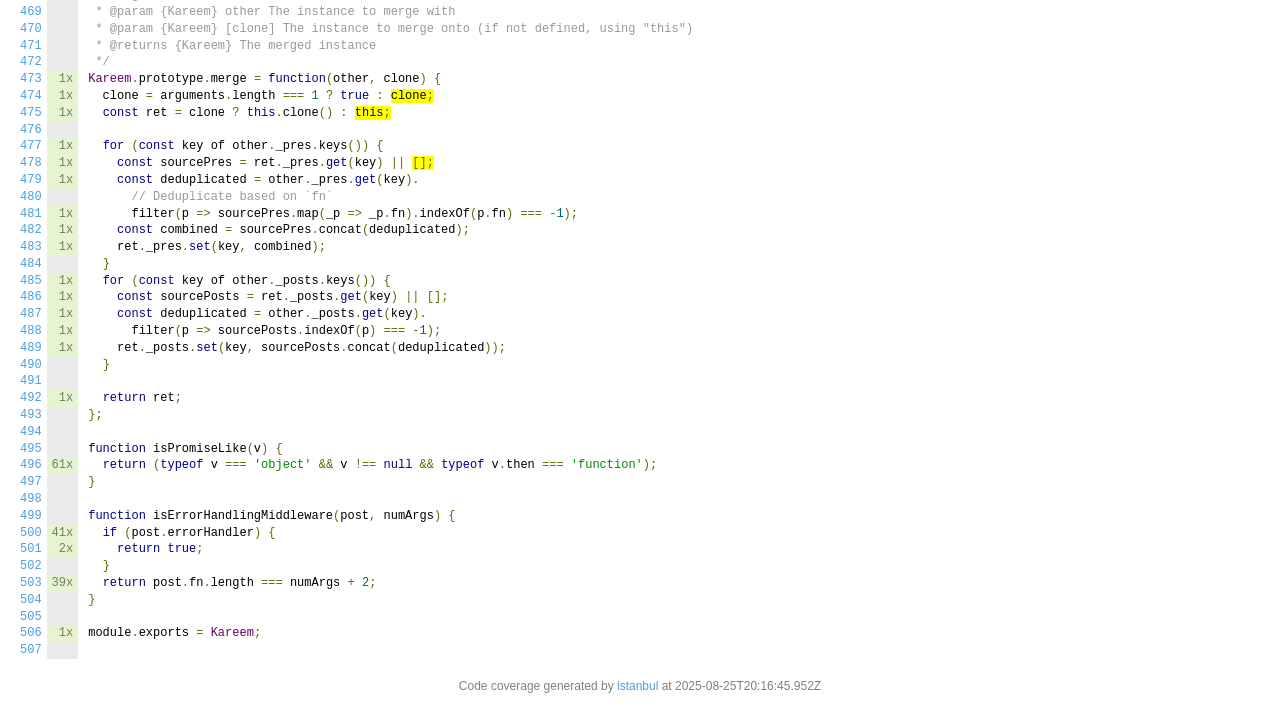
<file: backend/node_modules/kareem/coverage/lcov-report/index.js.html>
<!doctype html>
<html lang="en">

<head>
    <title>Code coverage report for index.js</title>
    <meta charset="utf-8" />
    <link rel="stylesheet" href="prettify.css" />
    <link rel="stylesheet" href="base.css" />
    <link rel="shortcut icon" type="image/x-icon" href="favicon.png" />
    <meta name="viewport" content="width=device-width, initial-scale=1" />
    <style type='text/css'>
        .coverage-summary .sorter {
            background-image: url(sort-arrow-sprite.png);
        }
    </style>
</head>
    
<body>
<div class='wrapper'>
    <div class='pad1'>
        <h1><a href="index.html">All files</a> index.js</h1>
        <div class='clearfix'>
            
            <div class='fl pad1y space-right2'>
                <span class="strong">96.66% </span>
                <span class="quiet">Statements</span>
                <span class='fraction'>232/240</span>
            </div>
        
            
            <div class='fl pad1y space-right2'>
                <span class="strong">90.08% </span>
                <span class="quiet">Branches</span>
                <span class='fraction'>109/121</span>
            </div>
        
            
            <div class='fl pad1y space-right2'>
                <span class="strong">100% </span>
                <span class="quiet">Functions</span>
                <span class='fraction'>30/30</span>
            </div>
        
            
            <div class='fl pad1y space-right2'>
                <span class="strong">96.56% </span>
                <span class="quiet">Lines</span>
                <span class='fraction'>225/233</span>
            </div>
        
            
        </div>
        <p class="quiet">
            Press <em>n</em> or <em>j</em> to go to the next uncovered block, <em>b</em>, <em>p</em> or <em>k</em> for the previous block.
        </p>
        <template id="filterTemplate">
            <div class="quiet">
                Filter:
                <input type="search" id="fileSearch">
            </div>
        </template>
    </div>
    <div class='status-line high'></div>
    <pre><table class="coverage">
<tr><td class="line-count quiet"><a name='L1'></a><a href='#L1'>1</a>
<a name='L2'></a><a href='#L2'>2</a>
<a name='L3'></a><a href='#L3'>3</a>
<a name='L4'></a><a href='#L4'>4</a>
<a name='L5'></a><a href='#L5'>5</a>
<a name='L6'></a><a href='#L6'>6</a>
<a name='L7'></a><a href='#L7'>7</a>
<a name='L8'></a><a href='#L8'>8</a>
<a name='L9'></a><a href='#L9'>9</a>
<a name='L10'></a><a href='#L10'>10</a>
<a name='L11'></a><a href='#L11'>11</a>
<a name='L12'></a><a href='#L12'>12</a>
<a name='L13'></a><a href='#L13'>13</a>
<a name='L14'></a><a href='#L14'>14</a>
<a name='L15'></a><a href='#L15'>15</a>
<a name='L16'></a><a href='#L16'>16</a>
<a name='L17'></a><a href='#L17'>17</a>
<a name='L18'></a><a href='#L18'>18</a>
<a name='L19'></a><a href='#L19'>19</a>
<a name='L20'></a><a href='#L20'>20</a>
<a name='L21'></a><a href='#L21'>21</a>
<a name='L22'></a><a href='#L22'>22</a>
<a name='L23'></a><a href='#L23'>23</a>
<a name='L24'></a><a href='#L24'>24</a>
<a name='L25'></a><a href='#L25'>25</a>
<a name='L26'></a><a href='#L26'>26</a>
<a name='L27'></a><a href='#L27'>27</a>
<a name='L28'></a><a href='#L28'>28</a>
<a name='L29'></a><a href='#L29'>29</a>
<a name='L30'></a><a href='#L30'>30</a>
<a name='L31'></a><a href='#L31'>31</a>
<a name='L32'></a><a href='#L32'>32</a>
<a name='L33'></a><a href='#L33'>33</a>
<a name='L34'></a><a href='#L34'>34</a>
<a name='L35'></a><a href='#L35'>35</a>
<a name='L36'></a><a href='#L36'>36</a>
<a name='L37'></a><a href='#L37'>37</a>
<a name='L38'></a><a href='#L38'>38</a>
<a name='L39'></a><a href='#L39'>39</a>
<a name='L40'></a><a href='#L40'>40</a>
<a name='L41'></a><a href='#L41'>41</a>
<a name='L42'></a><a href='#L42'>42</a>
<a name='L43'></a><a href='#L43'>43</a>
<a name='L44'></a><a href='#L44'>44</a>
<a name='L45'></a><a href='#L45'>45</a>
<a name='L46'></a><a href='#L46'>46</a>
<a name='L47'></a><a href='#L47'>47</a>
<a name='L48'></a><a href='#L48'>48</a>
<a name='L49'></a><a href='#L49'>49</a>
<a name='L50'></a><a href='#L50'>50</a>
<a name='L51'></a><a href='#L51'>51</a>
<a name='L52'></a><a href='#L52'>52</a>
<a name='L53'></a><a href='#L53'>53</a>
<a name='L54'></a><a href='#L54'>54</a>
<a name='L55'></a><a href='#L55'>55</a>
<a name='L56'></a><a href='#L56'>56</a>
<a name='L57'></a><a href='#L57'>57</a>
<a name='L58'></a><a href='#L58'>58</a>
<a name='L59'></a><a href='#L59'>59</a>
<a name='L60'></a><a href='#L60'>60</a>
<a name='L61'></a><a href='#L61'>61</a>
<a name='L62'></a><a href='#L62'>62</a>
<a name='L63'></a><a href='#L63'>63</a>
<a name='L64'></a><a href='#L64'>64</a>
<a name='L65'></a><a href='#L65'>65</a>
<a name='L66'></a><a href='#L66'>66</a>
<a name='L67'></a><a href='#L67'>67</a>
<a name='L68'></a><a href='#L68'>68</a>
<a name='L69'></a><a href='#L69'>69</a>
<a name='L70'></a><a href='#L70'>70</a>
<a name='L71'></a><a href='#L71'>71</a>
<a name='L72'></a><a href='#L72'>72</a>
<a name='L73'></a><a href='#L73'>73</a>
<a name='L74'></a><a href='#L74'>74</a>
<a name='L75'></a><a href='#L75'>75</a>
<a name='L76'></a><a href='#L76'>76</a>
<a name='L77'></a><a href='#L77'>77</a>
<a name='L78'></a><a href='#L78'>78</a>
<a name='L79'></a><a href='#L79'>79</a>
<a name='L80'></a><a href='#L80'>80</a>
<a name='L81'></a><a href='#L81'>81</a>
<a name='L82'></a><a href='#L82'>82</a>
<a name='L83'></a><a href='#L83'>83</a>
<a name='L84'></a><a href='#L84'>84</a>
<a name='L85'></a><a href='#L85'>85</a>
<a name='L86'></a><a href='#L86'>86</a>
<a name='L87'></a><a href='#L87'>87</a>
<a name='L88'></a><a href='#L88'>88</a>
<a name='L89'></a><a href='#L89'>89</a>
<a name='L90'></a><a href='#L90'>90</a>
<a name='L91'></a><a href='#L91'>91</a>
<a name='L92'></a><a href='#L92'>92</a>
<a name='L93'></a><a href='#L93'>93</a>
<a name='L94'></a><a href='#L94'>94</a>
<a name='L95'></a><a href='#L95'>95</a>
<a name='L96'></a><a href='#L96'>96</a>
<a name='L97'></a><a href='#L97'>97</a>
<a name='L98'></a><a href='#L98'>98</a>
<a name='L99'></a><a href='#L99'>99</a>
<a name='L100'></a><a href='#L100'>100</a>
<a name='L101'></a><a href='#L101'>101</a>
<a name='L102'></a><a href='#L102'>102</a>
<a name='L103'></a><a href='#L103'>103</a>
<a name='L104'></a><a href='#L104'>104</a>
<a name='L105'></a><a href='#L105'>105</a>
<a name='L106'></a><a href='#L106'>106</a>
<a name='L107'></a><a href='#L107'>107</a>
<a name='L108'></a><a href='#L108'>108</a>
<a name='L109'></a><a href='#L109'>109</a>
<a name='L110'></a><a href='#L110'>110</a>
<a name='L111'></a><a href='#L111'>111</a>
<a name='L112'></a><a href='#L112'>112</a>
<a name='L113'></a><a href='#L113'>113</a>
<a name='L114'></a><a href='#L114'>114</a>
<a name='L115'></a><a href='#L115'>115</a>
<a name='L116'></a><a href='#L116'>116</a>
<a name='L117'></a><a href='#L117'>117</a>
<a name='L118'></a><a href='#L118'>118</a>
<a name='L119'></a><a href='#L119'>119</a>
<a name='L120'></a><a href='#L120'>120</a>
<a name='L121'></a><a href='#L121'>121</a>
<a name='L122'></a><a href='#L122'>122</a>
<a name='L123'></a><a href='#L123'>123</a>
<a name='L124'></a><a href='#L124'>124</a>
<a name='L125'></a><a href='#L125'>125</a>
<a name='L126'></a><a href='#L126'>126</a>
<a name='L127'></a><a href='#L127'>127</a>
<a name='L128'></a><a href='#L128'>128</a>
<a name='L129'></a><a href='#L129'>129</a>
<a name='L130'></a><a href='#L130'>130</a>
<a name='L131'></a><a href='#L131'>131</a>
<a name='L132'></a><a href='#L132'>132</a>
<a name='L133'></a><a href='#L133'>133</a>
<a name='L134'></a><a href='#L134'>134</a>
<a name='L135'></a><a href='#L135'>135</a>
<a name='L136'></a><a href='#L136'>136</a>
<a name='L137'></a><a href='#L137'>137</a>
<a name='L138'></a><a href='#L138'>138</a>
<a name='L139'></a><a href='#L139'>139</a>
<a name='L140'></a><a href='#L140'>140</a>
<a name='L141'></a><a href='#L141'>141</a>
<a name='L142'></a><a href='#L142'>142</a>
<a name='L143'></a><a href='#L143'>143</a>
<a name='L144'></a><a href='#L144'>144</a>
<a name='L145'></a><a href='#L145'>145</a>
<a name='L146'></a><a href='#L146'>146</a>
<a name='L147'></a><a href='#L147'>147</a>
<a name='L148'></a><a href='#L148'>148</a>
<a name='L149'></a><a href='#L149'>149</a>
<a name='L150'></a><a href='#L150'>150</a>
<a name='L151'></a><a href='#L151'>151</a>
<a name='L152'></a><a href='#L152'>152</a>
<a name='L153'></a><a href='#L153'>153</a>
<a name='L154'></a><a href='#L154'>154</a>
<a name='L155'></a><a href='#L155'>155</a>
<a name='L156'></a><a href='#L156'>156</a>
<a name='L157'></a><a href='#L157'>157</a>
<a name='L158'></a><a href='#L158'>158</a>
<a name='L159'></a><a href='#L159'>159</a>
<a name='L160'></a><a href='#L160'>160</a>
<a name='L161'></a><a href='#L161'>161</a>
<a name='L162'></a><a href='#L162'>162</a>
<a name='L163'></a><a href='#L163'>163</a>
<a name='L164'></a><a href='#L164'>164</a>
<a name='L165'></a><a href='#L165'>165</a>
<a name='L166'></a><a href='#L166'>166</a>
<a name='L167'></a><a href='#L167'>167</a>
<a name='L168'></a><a href='#L168'>168</a>
<a name='L169'></a><a href='#L169'>169</a>
<a name='L170'></a><a href='#L170'>170</a>
<a name='L171'></a><a href='#L171'>171</a>
<a name='L172'></a><a href='#L172'>172</a>
<a name='L173'></a><a href='#L173'>173</a>
<a name='L174'></a><a href='#L174'>174</a>
<a name='L175'></a><a href='#L175'>175</a>
<a name='L176'></a><a href='#L176'>176</a>
<a name='L177'></a><a href='#L177'>177</a>
<a name='L178'></a><a href='#L178'>178</a>
<a name='L179'></a><a href='#L179'>179</a>
<a name='L180'></a><a href='#L180'>180</a>
<a name='L181'></a><a href='#L181'>181</a>
<a name='L182'></a><a href='#L182'>182</a>
<a name='L183'></a><a href='#L183'>183</a>
<a name='L184'></a><a href='#L184'>184</a>
<a name='L185'></a><a href='#L185'>185</a>
<a name='L186'></a><a href='#L186'>186</a>
<a name='L187'></a><a href='#L187'>187</a>
<a name='L188'></a><a href='#L188'>188</a>
<a name='L189'></a><a href='#L189'>189</a>
<a name='L190'></a><a href='#L190'>190</a>
<a name='L191'></a><a href='#L191'>191</a>
<a name='L192'></a><a href='#L192'>192</a>
<a name='L193'></a><a href='#L193'>193</a>
<a name='L194'></a><a href='#L194'>194</a>
<a name='L195'></a><a href='#L195'>195</a>
<a name='L196'></a><a href='#L196'>196</a>
<a name='L197'></a><a href='#L197'>197</a>
<a name='L198'></a><a href='#L198'>198</a>
<a name='L199'></a><a href='#L199'>199</a>
<a name='L200'></a><a href='#L200'>200</a>
<a name='L201'></a><a href='#L201'>201</a>
<a name='L202'></a><a href='#L202'>202</a>
<a name='L203'></a><a href='#L203'>203</a>
<a name='L204'></a><a href='#L204'>204</a>
<a name='L205'></a><a href='#L205'>205</a>
<a name='L206'></a><a href='#L206'>206</a>
<a name='L207'></a><a href='#L207'>207</a>
<a name='L208'></a><a href='#L208'>208</a>
<a name='L209'></a><a href='#L209'>209</a>
<a name='L210'></a><a href='#L210'>210</a>
<a name='L211'></a><a href='#L211'>211</a>
<a name='L212'></a><a href='#L212'>212</a>
<a name='L213'></a><a href='#L213'>213</a>
<a name='L214'></a><a href='#L214'>214</a>
<a name='L215'></a><a href='#L215'>215</a>
<a name='L216'></a><a href='#L216'>216</a>
<a name='L217'></a><a href='#L217'>217</a>
<a name='L218'></a><a href='#L218'>218</a>
<a name='L219'></a><a href='#L219'>219</a>
<a name='L220'></a><a href='#L220'>220</a>
<a name='L221'></a><a href='#L221'>221</a>
<a name='L222'></a><a href='#L222'>222</a>
<a name='L223'></a><a href='#L223'>223</a>
<a name='L224'></a><a href='#L224'>224</a>
<a name='L225'></a><a href='#L225'>225</a>
<a name='L226'></a><a href='#L226'>226</a>
<a name='L227'></a><a href='#L227'>227</a>
<a name='L228'></a><a href='#L228'>228</a>
<a name='L229'></a><a href='#L229'>229</a>
<a name='L230'></a><a href='#L230'>230</a>
<a name='L231'></a><a href='#L231'>231</a>
<a name='L232'></a><a href='#L232'>232</a>
<a name='L233'></a><a href='#L233'>233</a>
<a name='L234'></a><a href='#L234'>234</a>
<a name='L235'></a><a href='#L235'>235</a>
<a name='L236'></a><a href='#L236'>236</a>
<a name='L237'></a><a href='#L237'>237</a>
<a name='L238'></a><a href='#L238'>238</a>
<a name='L239'></a><a href='#L239'>239</a>
<a name='L240'></a><a href='#L240'>240</a>
<a name='L241'></a><a href='#L241'>241</a>
<a name='L242'></a><a href='#L242'>242</a>
<a name='L243'></a><a href='#L243'>243</a>
<a name='L244'></a><a href='#L244'>244</a>
<a name='L245'></a><a href='#L245'>245</a>
<a name='L246'></a><a href='#L246'>246</a>
<a name='L247'></a><a href='#L247'>247</a>
<a name='L248'></a><a href='#L248'>248</a>
<a name='L249'></a><a href='#L249'>249</a>
<a name='L250'></a><a href='#L250'>250</a>
<a name='L251'></a><a href='#L251'>251</a>
<a name='L252'></a><a href='#L252'>252</a>
<a name='L253'></a><a href='#L253'>253</a>
<a name='L254'></a><a href='#L254'>254</a>
<a name='L255'></a><a href='#L255'>255</a>
<a name='L256'></a><a href='#L256'>256</a>
<a name='L257'></a><a href='#L257'>257</a>
<a name='L258'></a><a href='#L258'>258</a>
<a name='L259'></a><a href='#L259'>259</a>
<a name='L260'></a><a href='#L260'>260</a>
<a name='L261'></a><a href='#L261'>261</a>
<a name='L262'></a><a href='#L262'>262</a>
<a name='L263'></a><a href='#L263'>263</a>
<a name='L264'></a><a href='#L264'>264</a>
<a name='L265'></a><a href='#L265'>265</a>
<a name='L266'></a><a href='#L266'>266</a>
<a name='L267'></a><a href='#L267'>267</a>
<a name='L268'></a><a href='#L268'>268</a>
<a name='L269'></a><a href='#L269'>269</a>
<a name='L270'></a><a href='#L270'>270</a>
<a name='L271'></a><a href='#L271'>271</a>
<a name='L272'></a><a href='#L272'>272</a>
<a name='L273'></a><a href='#L273'>273</a>
<a name='L274'></a><a href='#L274'>274</a>
<a name='L275'></a><a href='#L275'>275</a>
<a name='L276'></a><a href='#L276'>276</a>
<a name='L277'></a><a href='#L277'>277</a>
<a name='L278'></a><a href='#L278'>278</a>
<a name='L279'></a><a href='#L279'>279</a>
<a name='L280'></a><a href='#L280'>280</a>
<a name='L281'></a><a href='#L281'>281</a>
<a name='L282'></a><a href='#L282'>282</a>
<a name='L283'></a><a href='#L283'>283</a>
<a name='L284'></a><a href='#L284'>284</a>
<a name='L285'></a><a href='#L285'>285</a>
<a name='L286'></a><a href='#L286'>286</a>
<a name='L287'></a><a href='#L287'>287</a>
<a name='L288'></a><a href='#L288'>288</a>
<a name='L289'></a><a href='#L289'>289</a>
<a name='L290'></a><a href='#L290'>290</a>
<a name='L291'></a><a href='#L291'>291</a>
<a name='L292'></a><a href='#L292'>292</a>
<a name='L293'></a><a href='#L293'>293</a>
<a name='L294'></a><a href='#L294'>294</a>
<a name='L295'></a><a href='#L295'>295</a>
<a name='L296'></a><a href='#L296'>296</a>
<a name='L297'></a><a href='#L297'>297</a>
<a name='L298'></a><a href='#L298'>298</a>
<a name='L299'></a><a href='#L299'>299</a>
<a name='L300'></a><a href='#L300'>300</a>
<a name='L301'></a><a href='#L301'>301</a>
<a name='L302'></a><a href='#L302'>302</a>
<a name='L303'></a><a href='#L303'>303</a>
<a name='L304'></a><a href='#L304'>304</a>
<a name='L305'></a><a href='#L305'>305</a>
<a name='L306'></a><a href='#L306'>306</a>
<a name='L307'></a><a href='#L307'>307</a>
<a name='L308'></a><a href='#L308'>308</a>
<a name='L309'></a><a href='#L309'>309</a>
<a name='L310'></a><a href='#L310'>310</a>
<a name='L311'></a><a href='#L311'>311</a>
<a name='L312'></a><a href='#L312'>312</a>
<a name='L313'></a><a href='#L313'>313</a>
<a name='L314'></a><a href='#L314'>314</a>
<a name='L315'></a><a href='#L315'>315</a>
<a name='L316'></a><a href='#L316'>316</a>
<a name='L317'></a><a href='#L317'>317</a>
<a name='L318'></a><a href='#L318'>318</a>
<a name='L319'></a><a href='#L319'>319</a>
<a name='L320'></a><a href='#L320'>320</a>
<a name='L321'></a><a href='#L321'>321</a>
<a name='L322'></a><a href='#L322'>322</a>
<a name='L323'></a><a href='#L323'>323</a>
<a name='L324'></a><a href='#L324'>324</a>
<a name='L325'></a><a href='#L325'>325</a>
<a name='L326'></a><a href='#L326'>326</a>
<a name='L327'></a><a href='#L327'>327</a>
<a name='L328'></a><a href='#L328'>328</a>
<a name='L329'></a><a href='#L329'>329</a>
<a name='L330'></a><a href='#L330'>330</a>
<a name='L331'></a><a href='#L331'>331</a>
<a name='L332'></a><a href='#L332'>332</a>
<a name='L333'></a><a href='#L333'>333</a>
<a name='L334'></a><a href='#L334'>334</a>
<a name='L335'></a><a href='#L335'>335</a>
<a name='L336'></a><a href='#L336'>336</a>
<a name='L337'></a><a href='#L337'>337</a>
<a name='L338'></a><a href='#L338'>338</a>
<a name='L339'></a><a href='#L339'>339</a>
<a name='L340'></a><a href='#L340'>340</a>
<a name='L341'></a><a href='#L341'>341</a>
<a name='L342'></a><a href='#L342'>342</a>
<a name='L343'></a><a href='#L343'>343</a>
<a name='L344'></a><a href='#L344'>344</a>
<a name='L345'></a><a href='#L345'>345</a>
<a name='L346'></a><a href='#L346'>346</a>
<a name='L347'></a><a href='#L347'>347</a>
<a name='L348'></a><a href='#L348'>348</a>
<a name='L349'></a><a href='#L349'>349</a>
<a name='L350'></a><a href='#L350'>350</a>
<a name='L351'></a><a href='#L351'>351</a>
<a name='L352'></a><a href='#L352'>352</a>
<a name='L353'></a><a href='#L353'>353</a>
<a name='L354'></a><a href='#L354'>354</a>
<a name='L355'></a><a href='#L355'>355</a>
<a name='L356'></a><a href='#L356'>356</a>
<a name='L357'></a><a href='#L357'>357</a>
<a name='L358'></a><a href='#L358'>358</a>
<a name='L359'></a><a href='#L359'>359</a>
<a name='L360'></a><a href='#L360'>360</a>
<a name='L361'></a><a href='#L361'>361</a>
<a name='L362'></a><a href='#L362'>362</a>
<a name='L363'></a><a href='#L363'>363</a>
<a name='L364'></a><a href='#L364'>364</a>
<a name='L365'></a><a href='#L365'>365</a>
<a name='L366'></a><a href='#L366'>366</a>
<a name='L367'></a><a href='#L367'>367</a>
<a name='L368'></a><a href='#L368'>368</a>
<a name='L369'></a><a href='#L369'>369</a>
<a name='L370'></a><a href='#L370'>370</a>
<a name='L371'></a><a href='#L371'>371</a>
<a name='L372'></a><a href='#L372'>372</a>
<a name='L373'></a><a href='#L373'>373</a>
<a name='L374'></a><a href='#L374'>374</a>
<a name='L375'></a><a href='#L375'>375</a>
<a name='L376'></a><a href='#L376'>376</a>
<a name='L377'></a><a href='#L377'>377</a>
<a name='L378'></a><a href='#L378'>378</a>
<a name='L379'></a><a href='#L379'>379</a>
<a name='L380'></a><a href='#L380'>380</a>
<a name='L381'></a><a href='#L381'>381</a>
<a name='L382'></a><a href='#L382'>382</a>
<a name='L383'></a><a href='#L383'>383</a>
<a name='L384'></a><a href='#L384'>384</a>
<a name='L385'></a><a href='#L385'>385</a>
<a name='L386'></a><a href='#L386'>386</a>
<a name='L387'></a><a href='#L387'>387</a>
<a name='L388'></a><a href='#L388'>388</a>
<a name='L389'></a><a href='#L389'>389</a>
<a name='L390'></a><a href='#L390'>390</a>
<a name='L391'></a><a href='#L391'>391</a>
<a name='L392'></a><a href='#L392'>392</a>
<a name='L393'></a><a href='#L393'>393</a>
<a name='L394'></a><a href='#L394'>394</a>
<a name='L395'></a><a href='#L395'>395</a>
<a name='L396'></a><a href='#L396'>396</a>
<a name='L397'></a><a href='#L397'>397</a>
<a name='L398'></a><a href='#L398'>398</a>
<a name='L399'></a><a href='#L399'>399</a>
<a name='L400'></a><a href='#L400'>400</a>
<a name='L401'></a><a href='#L401'>401</a>
<a name='L402'></a><a href='#L402'>402</a>
<a name='L403'></a><a href='#L403'>403</a>
<a name='L404'></a><a href='#L404'>404</a>
<a name='L405'></a><a href='#L405'>405</a>
<a name='L406'></a><a href='#L406'>406</a>
<a name='L407'></a><a href='#L407'>407</a>
<a name='L408'></a><a href='#L408'>408</a>
<a name='L409'></a><a href='#L409'>409</a>
<a name='L410'></a><a href='#L410'>410</a>
<a name='L411'></a><a href='#L411'>411</a>
<a name='L412'></a><a href='#L412'>412</a>
<a name='L413'></a><a href='#L413'>413</a>
<a name='L414'></a><a href='#L414'>414</a>
<a name='L415'></a><a href='#L415'>415</a>
<a name='L416'></a><a href='#L416'>416</a>
<a name='L417'></a><a href='#L417'>417</a>
<a name='L418'></a><a href='#L418'>418</a>
<a name='L419'></a><a href='#L419'>419</a>
<a name='L420'></a><a href='#L420'>420</a>
<a name='L421'></a><a href='#L421'>421</a>
<a name='L422'></a><a href='#L422'>422</a>
<a name='L423'></a><a href='#L423'>423</a>
<a name='L424'></a><a href='#L424'>424</a>
<a name='L425'></a><a href='#L425'>425</a>
<a name='L426'></a><a href='#L426'>426</a>
<a name='L427'></a><a href='#L427'>427</a>
<a name='L428'></a><a href='#L428'>428</a>
<a name='L429'></a><a href='#L429'>429</a>
<a name='L430'></a><a href='#L430'>430</a>
<a name='L431'></a><a href='#L431'>431</a>
<a name='L432'></a><a href='#L432'>432</a>
<a name='L433'></a><a href='#L433'>433</a>
<a name='L434'></a><a href='#L434'>434</a>
<a name='L435'></a><a href='#L435'>435</a>
<a name='L436'></a><a href='#L436'>436</a>
<a name='L437'></a><a href='#L437'>437</a>
<a name='L438'></a><a href='#L438'>438</a>
<a name='L439'></a><a href='#L439'>439</a>
<a name='L440'></a><a href='#L440'>440</a>
<a name='L441'></a><a href='#L441'>441</a>
<a name='L442'></a><a href='#L442'>442</a>
<a name='L443'></a><a href='#L443'>443</a>
<a name='L444'></a><a href='#L444'>444</a>
<a name='L445'></a><a href='#L445'>445</a>
<a name='L446'></a><a href='#L446'>446</a>
<a name='L447'></a><a href='#L447'>447</a>
<a name='L448'></a><a href='#L448'>448</a>
<a name='L449'></a><a href='#L449'>449</a>
<a name='L450'></a><a href='#L450'>450</a>
<a name='L451'></a><a href='#L451'>451</a>
<a name='L452'></a><a href='#L452'>452</a>
<a name='L453'></a><a href='#L453'>453</a>
<a name='L454'></a><a href='#L454'>454</a>
<a name='L455'></a><a href='#L455'>455</a>
<a name='L456'></a><a href='#L456'>456</a>
<a name='L457'></a><a href='#L457'>457</a>
<a name='L458'></a><a href='#L458'>458</a>
<a name='L459'></a><a href='#L459'>459</a>
<a name='L460'></a><a href='#L460'>460</a>
<a name='L461'></a><a href='#L461'>461</a>
<a name='L462'></a><a href='#L462'>462</a>
<a name='L463'></a><a href='#L463'>463</a>
<a name='L464'></a><a href='#L464'>464</a>
<a name='L465'></a><a href='#L465'>465</a>
<a name='L466'></a><a href='#L466'>466</a>
<a name='L467'></a><a href='#L467'>467</a>
<a name='L468'></a><a href='#L468'>468</a>
<a name='L469'></a><a href='#L469'>469</a>
<a name='L470'></a><a href='#L470'>470</a>
<a name='L471'></a><a href='#L471'>471</a>
<a name='L472'></a><a href='#L472'>472</a>
<a name='L473'></a><a href='#L473'>473</a>
<a name='L474'></a><a href='#L474'>474</a>
<a name='L475'></a><a href='#L475'>475</a>
<a name='L476'></a><a href='#L476'>476</a>
<a name='L477'></a><a href='#L477'>477</a>
<a name='L478'></a><a href='#L478'>478</a>
<a name='L479'></a><a href='#L479'>479</a>
<a name='L480'></a><a href='#L480'>480</a>
<a name='L481'></a><a href='#L481'>481</a>
<a name='L482'></a><a href='#L482'>482</a>
<a name='L483'></a><a href='#L483'>483</a>
<a name='L484'></a><a href='#L484'>484</a>
<a name='L485'></a><a href='#L485'>485</a>
<a name='L486'></a><a href='#L486'>486</a>
<a name='L487'></a><a href='#L487'>487</a>
<a name='L488'></a><a href='#L488'>488</a>
<a name='L489'></a><a href='#L489'>489</a>
<a name='L490'></a><a href='#L490'>490</a>
<a name='L491'></a><a href='#L491'>491</a>
<a name='L492'></a><a href='#L492'>492</a>
<a name='L493'></a><a href='#L493'>493</a>
<a name='L494'></a><a href='#L494'>494</a>
<a name='L495'></a><a href='#L495'>495</a>
<a name='L496'></a><a href='#L496'>496</a>
<a name='L497'></a><a href='#L497'>497</a>
<a name='L498'></a><a href='#L498'>498</a>
<a name='L499'></a><a href='#L499'>499</a>
<a name='L500'></a><a href='#L500'>500</a>
<a name='L501'></a><a href='#L501'>501</a>
<a name='L502'></a><a href='#L502'>502</a>
<a name='L503'></a><a href='#L503'>503</a>
<a name='L504'></a><a href='#L504'>504</a>
<a name='L505'></a><a href='#L505'>505</a>
<a name='L506'></a><a href='#L506'>506</a>
<a name='L507'></a><a href='#L507'>507</a></td><td class="line-coverage quiet"><span class="cline-any cline-neutral">&nbsp;</span>
<span class="cline-any cline-neutral">&nbsp;</span>
<span class="cline-any cline-neutral">&nbsp;</span>
<span class="cline-any cline-neutral">&nbsp;</span>
<span class="cline-any cline-neutral">&nbsp;</span>
<span class="cline-any cline-neutral">&nbsp;</span>
<span class="cline-any cline-yes">62x</span>
<span class="cline-any cline-yes">62x</span>
<span class="cline-any cline-neutral">&nbsp;</span>
<span class="cline-any cline-neutral">&nbsp;</span>
<span class="cline-any cline-yes">1x</span>
<span class="cline-any cline-yes">6x</span>
<span class="cline-any cline-yes">3x</span>
<span class="cline-any cline-neutral">&nbsp;</span>
<span class="cline-any cline-neutral">&nbsp;</span>
<span class="cline-any cline-yes">3x</span>
<span class="cline-any cline-neutral">&nbsp;</span>
<span class="cline-any cline-neutral">&nbsp;</span>
<span class="cline-any cline-yes">1x</span>
<span class="cline-any cline-yes">12x</span>
<span class="cline-any cline-yes">6x</span>
<span class="cline-any cline-neutral">&nbsp;</span>
<span class="cline-any cline-neutral">&nbsp;</span>
<span class="cline-any cline-yes">6x</span>
<span class="cline-any cline-neutral">&nbsp;</span>
<span class="cline-any cline-neutral">&nbsp;</span>
<span class="cline-any cline-neutral">&nbsp;</span>
<span class="cline-any cline-neutral">&nbsp;</span>
<span class="cline-any cline-neutral">&nbsp;</span>
<span class="cline-any cline-neutral">&nbsp;</span>
<span class="cline-any cline-neutral">&nbsp;</span>
<span class="cline-any cline-neutral">&nbsp;</span>
<span class="cline-any cline-neutral">&nbsp;</span>
<span class="cline-any cline-yes">1x</span>
<span class="cline-any cline-yes">27x</span>
<span class="cline-any cline-yes">27x</span>
<span class="cline-any cline-yes">27x</span>
<span class="cline-any cline-yes">27x</span>
<span class="cline-any cline-neutral">&nbsp;</span>
<span class="cline-any cline-yes">27x</span>
<span class="cline-any cline-yes">3x</span>
<span class="cline-any cline-neutral">&nbsp;</span>
<span class="cline-any cline-neutral">&nbsp;</span>
<span class="cline-any cline-yes">24x</span>
<span class="cline-any cline-yes">24x</span>
<span class="cline-any cline-yes">33x</span>
<span class="cline-any cline-yes">27x</span>
<span class="cline-any cline-yes">27x</span>
<span class="cline-any cline-yes">27x</span>
<span class="cline-any cline-yes">27x</span>
<span class="cline-any cline-yes">27x</span>
<span class="cline-any cline-neutral">&nbsp;</span>
<span class="cline-any cline-yes">27x</span>
<span class="cline-any cline-yes">27x</span>
<span class="cline-any cline-yes">27x</span>
<span class="cline-any cline-yes">19x</span>
<span class="cline-any cline-no">&nbsp;</span>
<span class="cline-any cline-neutral">&nbsp;</span>
<span class="cline-any cline-yes">19x</span>
<span class="cline-any cline-neutral">&nbsp;</span>
<span class="cline-any cline-neutral">&nbsp;</span>
<span class="cline-any cline-yes">27x</span>
<span class="cline-any cline-yes">27x</span>
<span class="cline-any cline-yes">27x</span>
<span class="cline-any cline-no">&nbsp;</span>
<span class="cline-any cline-neutral">&nbsp;</span>
<span class="cline-any cline-yes">27x</span>
<span class="cline-any cline-neutral">&nbsp;</span>
<span class="cline-any cline-neutral">&nbsp;</span>
<span class="cline-any cline-yes">9x</span>
<span class="cline-any cline-yes">3x</span>
<span class="cline-any cline-yes">3x</span>
<span class="cline-any cline-neutral">&nbsp;</span>
<span class="cline-any cline-yes">6x</span>
<span class="cline-any cline-neutral">&nbsp;</span>
<span class="cline-any cline-neutral">&nbsp;</span>
<span class="cline-any cline-yes">6x</span>
<span class="cline-any cline-yes">6x</span>
<span class="cline-any cline-neutral">&nbsp;</span>
<span class="cline-any cline-yes">2x</span>
<span class="cline-any cline-no">&nbsp;</span>
<span class="cline-any cline-no">&nbsp;</span>
<span class="cline-any cline-neutral">&nbsp;</span>
<span class="cline-any cline-yes">2x</span>
<span class="cline-any cline-neutral">&nbsp;</span>
<span class="cline-any cline-neutral">&nbsp;</span>
<span class="cline-any cline-neutral">&nbsp;</span>
<span class="cline-any cline-neutral">&nbsp;</span>
<span class="cline-any cline-yes">16x</span>
<span class="cline-any cline-neutral">&nbsp;</span>
<span class="cline-any cline-yes">16x</span>
<span class="cline-any cline-yes">3x</span>
<span class="cline-any cline-neutral">&nbsp;</span>
<span class="cline-any cline-neutral">&nbsp;</span>
<span class="cline-any cline-neutral">&nbsp;</span>
<span class="cline-any cline-neutral">&nbsp;</span>
<span class="cline-any cline-neutral">&nbsp;</span>
<span class="cline-any cline-neutral">&nbsp;</span>
<span class="cline-any cline-neutral">&nbsp;</span>
<span class="cline-any cline-neutral">&nbsp;</span>
<span class="cline-any cline-neutral">&nbsp;</span>
<span class="cline-any cline-neutral">&nbsp;</span>
<span class="cline-any cline-yes">1x</span>
<span class="cline-any cline-yes">4x</span>
<span class="cline-any cline-yes">4x</span>
<span class="cline-any cline-neutral">&nbsp;</span>
<span class="cline-any cline-yes">4x</span>
<span class="cline-any cline-yes">4x</span>
<span class="cline-any cline-neutral">&nbsp;</span>
<span class="cline-any cline-neutral">&nbsp;</span>
<span class="cline-any cline-neutral">&nbsp;</span>
<span class="cline-any cline-neutral">&nbsp;</span>
<span class="cline-any cline-neutral">&nbsp;</span>
<span class="cline-any cline-neutral">&nbsp;</span>
<span class="cline-any cline-neutral">&nbsp;</span>
<span class="cline-any cline-neutral">&nbsp;</span>
<span class="cline-any cline-neutral">&nbsp;</span>
<span class="cline-any cline-neutral">&nbsp;</span>
<span class="cline-any cline-neutral">&nbsp;</span>
<span class="cline-any cline-yes">1x</span>
<span class="cline-any cline-yes">27x</span>
<span class="cline-any cline-yes">27x</span>
<span class="cline-any cline-neutral">&nbsp;</span>
<span class="cline-any cline-yes">27x</span>
<span class="cline-any cline-yes">27x</span>
<span class="cline-any cline-yes">6x</span>
<span class="cline-any cline-neutral">&nbsp;</span>
<span class="cline-any cline-neutral">&nbsp;</span>
<span class="cline-any cline-yes">27x</span>
<span class="cline-any cline-yes">1x</span>
<span class="cline-any cline-no">&nbsp;</span>
<span class="cline-any cline-neutral">&nbsp;</span>
<span class="cline-any cline-yes">1x</span>
<span class="cline-any cline-neutral">&nbsp;</span>
<span class="cline-any cline-neutral">&nbsp;</span>
<span class="cline-any cline-yes">26x</span>
<span class="cline-any cline-yes">41x</span>
<span class="cline-any cline-yes">41x</span>
<span class="cline-any cline-yes">41x</span>
<span class="cline-any cline-yes">41x</span>
<span class="cline-any cline-yes">41x</span>
<span class="cline-any cline-yes">40x</span>
<span class="cline-any cline-yes">40x</span>
<span class="cline-any cline-yes">40x</span>
<span class="cline-any cline-neutral">&nbsp;</span>
<span class="cline-any cline-neutral">&nbsp;</span>
<span class="cline-any cline-neutral">&nbsp;</span>
<span class="cline-any cline-yes">41x</span>
<span class="cline-any cline-yes">1x</span>
<span class="cline-any cline-yes">1x</span>
<span class="cline-any cline-yes">1x</span>
<span class="cline-any cline-neutral">&nbsp;</span>
<span class="cline-any cline-neutral">&nbsp;</span>
<span class="cline-any cline-neutral">&nbsp;</span>
<span class="cline-any cline-neutral">&nbsp;</span>
<span class="cline-any cline-neutral">&nbsp;</span>
<span class="cline-any cline-yes">41x</span>
<span class="cline-any cline-yes">41x</span>
<span class="cline-any cline-yes">41x</span>
<span class="cline-any cline-neutral">&nbsp;</span>
<span class="cline-any cline-yes">41x</span>
<span class="cline-any cline-yes">24x</span>
<span class="cline-any cline-yes">12x</span>
<span class="cline-any cline-neutral">&nbsp;</span>
<span class="cline-any cline-yes">12x</span>
<span class="cline-any cline-neutral">&nbsp;</span>
<span class="cline-any cline-neutral">&nbsp;</span>
<span class="cline-any cline-neutral">&nbsp;</span>
<span class="cline-any cline-yes">41x</span>
<span class="cline-any cline-yes">14x</span>
<span class="cline-any cline-yes">8x</span>
<span class="cline-any cline-yes">8x</span>
<span class="cline-any cline-yes">8x</span>
<span class="cline-any cline-yes">1x</span>
<span class="cline-any cline-yes">7x</span>
<span class="cline-any cline-neutral">&nbsp;</span>
<span class="cline-any cline-yes">6x</span>
<span class="cline-any cline-neutral">&nbsp;</span>
<span class="cline-any cline-neutral">&nbsp;</span>
<span class="cline-any cline-yes">5x</span>
<span class="cline-any cline-no">&nbsp;</span>
<span class="cline-any cline-no">&nbsp;</span>
<span class="cline-any cline-neutral">&nbsp;</span>
<span class="cline-any cline-yes">5x</span>
<span class="cline-any cline-neutral">&nbsp;</span>
<span class="cline-any cline-neutral">&nbsp;</span>
<span class="cline-any cline-yes">6x</span>
<span class="cline-any cline-neutral">&nbsp;</span>
<span class="cline-any cline-neutral">&nbsp;</span>
<span class="cline-any cline-yes">27x</span>
<span class="cline-any cline-neutral">&nbsp;</span>
<span class="cline-any cline-yes">1x</span>
<span class="cline-any cline-neutral">&nbsp;</span>
<span class="cline-any cline-yes">26x</span>
<span class="cline-any cline-yes">26x</span>
<span class="cline-any cline-yes">26x</span>
<span class="cline-any cline-yes">26x</span>
<span class="cline-any cline-yes">3x</span>
<span class="cline-any cline-yes">23x</span>
<span class="cline-any cline-neutral">&nbsp;</span>
<span class="cline-any cline-yes">18x</span>
<span class="cline-any cline-neutral">&nbsp;</span>
<span class="cline-any cline-neutral">&nbsp;</span>
<span class="cline-any cline-yes">7x</span>
<span class="cline-any cline-yes">2x</span>
<span class="cline-any cline-yes">2x</span>
<span class="cline-any cline-neutral">&nbsp;</span>
<span class="cline-any cline-yes">5x</span>
<span class="cline-any cline-yes">5x</span>
<span class="cline-any cline-neutral">&nbsp;</span>
<span class="cline-any cline-neutral">&nbsp;</span>
<span class="cline-any cline-yes">19x</span>
<span class="cline-any cline-yes">2x</span>
<span class="cline-any cline-yes">2x</span>
<span class="cline-any cline-neutral">&nbsp;</span>
<span class="cline-any cline-neutral">&nbsp;</span>
<span class="cline-any cline-neutral">&nbsp;</span>
<span class="cline-any cline-neutral">&nbsp;</span>
<span class="cline-any cline-neutral">&nbsp;</span>
<span class="cline-any cline-yes">26x</span>
<span class="cline-any cline-yes">11x</span>
<span class="cline-any cline-neutral">&nbsp;</span>
<span class="cline-any cline-neutral">&nbsp;</span>
<span class="cline-any cline-yes">15x</span>
<span class="cline-any cline-neutral">&nbsp;</span>
<span class="cline-any cline-neutral">&nbsp;</span>
<span class="cline-any cline-neutral">&nbsp;</span>
<span class="cline-any cline-neutral">&nbsp;</span>
<span class="cline-any cline-neutral">&nbsp;</span>
<span class="cline-any cline-neutral">&nbsp;</span>
<span class="cline-any cline-neutral">&nbsp;</span>
<span class="cline-any cline-neutral">&nbsp;</span>
<span class="cline-any cline-neutral">&nbsp;</span>
<span class="cline-any cline-yes">1x</span>
<span class="cline-any cline-yes">5x</span>
<span class="cline-any cline-yes">5x</span>
<span class="cline-any cline-neutral">&nbsp;</span>
<span class="cline-any cline-yes">5x</span>
<span class="cline-any cline-yes">6x</span>
<span class="cline-any cline-yes">6x</span>
<span class="cline-any cline-yes">2x</span>
<span class="cline-any cline-neutral">&nbsp;</span>
<span class="cline-any cline-neutral">&nbsp;</span>
<span class="cline-any cline-neutral">&nbsp;</span>
<span class="cline-any cline-yes">5x</span>
<span class="cline-any cline-neutral">&nbsp;</span>
<span class="cline-any cline-neutral">&nbsp;</span>
<span class="cline-any cline-neutral">&nbsp;</span>
<span class="cline-any cline-neutral">&nbsp;</span>
<span class="cline-any cline-neutral">&nbsp;</span>
<span class="cline-any cline-neutral">&nbsp;</span>
<span class="cline-any cline-neutral">&nbsp;</span>
<span class="cline-any cline-neutral">&nbsp;</span>
<span class="cline-any cline-yes">1x</span>
<span class="cline-any cline-yes">2x</span>
<span class="cline-any cline-yes">2x</span>
<span class="cline-any cline-yes">2x</span>
<span class="cline-any cline-neutral">&nbsp;</span>
<span class="cline-any cline-yes">2x</span>
<span class="cline-any cline-neutral">&nbsp;</span>
<span class="cline-any cline-yes">2x</span>
<span class="cline-any cline-neutral">&nbsp;</span>
<span class="cline-any cline-yes">2x</span>
<span class="cline-any cline-neutral">&nbsp;</span>
<span class="cline-any cline-neutral">&nbsp;</span>
<span class="cline-any cline-neutral">&nbsp;</span>
<span class="cline-any cline-neutral">&nbsp;</span>
<span class="cline-any cline-neutral">&nbsp;</span>
<span class="cline-any cline-neutral">&nbsp;</span>
<span class="cline-any cline-neutral">&nbsp;</span>
<span class="cline-any cline-neutral">&nbsp;</span>
<span class="cline-any cline-neutral">&nbsp;</span>
<span class="cline-any cline-neutral">&nbsp;</span>
<span class="cline-any cline-neutral">&nbsp;</span>
<span class="cline-any cline-neutral">&nbsp;</span>
<span class="cline-any cline-yes">1x</span>
<span class="cline-any cline-neutral">&nbsp;</span>
<span class="cline-any cline-yes">17x</span>
<span class="cline-any cline-yes">17x</span>
<span class="cline-any cline-yes">17x</span>
<span class="cline-any cline-neutral">&nbsp;</span>
<span class="cline-any cline-yes">7x</span>
<span class="cline-any cline-yes">2x</span>
<span class="cline-any cline-yes">2x</span>
<span class="cline-any cline-neutral">&nbsp;</span>
<span class="cline-any cline-yes">5x</span>
<span class="cline-any cline-neutral">&nbsp;</span>
<span class="cline-any cline-neutral">&nbsp;</span>
<span class="cline-any cline-neutral">&nbsp;</span>
<span class="cline-any cline-yes">12x</span>
<span class="cline-any cline-yes">10x</span>
<span class="cline-any cline-neutral">&nbsp;</span>
<span class="cline-any cline-neutral">&nbsp;</span>
<span class="cline-any cline-yes">9x</span>
<span class="cline-any cline-neutral">&nbsp;</span>
<span class="cline-any cline-yes">7x</span>
<span class="cline-any cline-neutral">&nbsp;</span>
<span class="cline-any cline-neutral">&nbsp;</span>
<span class="cline-any cline-neutral">&nbsp;</span>
<span class="cline-any cline-neutral">&nbsp;</span>
<span class="cline-any cline-neutral">&nbsp;</span>
<span class="cline-any cline-neutral">&nbsp;</span>
<span class="cline-any cline-neutral">&nbsp;</span>
<span class="cline-any cline-yes">1x</span>
<span class="cline-any cline-yes">2x</span>
<span class="cline-any cline-neutral">&nbsp;</span>
<span class="cline-any cline-yes">2x</span>
<span class="cline-any cline-yes">2x</span>
<span class="cline-any cline-yes">4x</span>
<span class="cline-any cline-yes">6x</span>
<span class="cline-any cline-neutral">&nbsp;</span>
<span class="cline-any cline-neutral">&nbsp;</span>
<span class="cline-any cline-yes">4x</span>
<span class="cline-any cline-yes">1x</span>
<span class="cline-any cline-yes">1x</span>
<span class="cline-any cline-neutral">&nbsp;</span>
<span class="cline-any cline-neutral">&nbsp;</span>
<span class="cline-any cline-yes">3x</span>
<span class="cline-any cline-neutral">&nbsp;</span>
<span class="cline-any cline-neutral">&nbsp;</span>
<span class="cline-any cline-yes">2x</span>
<span class="cline-any cline-yes">2x</span>
<span class="cline-any cline-yes">4x</span>
<span class="cline-any cline-yes">6x</span>
<span class="cline-any cline-neutral">&nbsp;</span>
<span class="cline-any cline-neutral">&nbsp;</span>
<span class="cline-any cline-yes">4x</span>
<span class="cline-any cline-yes">1x</span>
<span class="cline-any cline-yes">1x</span>
<span class="cline-any cline-neutral">&nbsp;</span>
<span class="cline-any cline-neutral">&nbsp;</span>
<span class="cline-any cline-yes">3x</span>
<span class="cline-any cline-neutral">&nbsp;</span>
<span class="cline-any cline-neutral">&nbsp;</span>
<span class="cline-any cline-yes">2x</span>
<span class="cline-any cline-neutral">&nbsp;</span>
<span class="cline-any cline-neutral">&nbsp;</span>
<span class="cline-any cline-neutral">&nbsp;</span>
<span class="cline-any cline-neutral">&nbsp;</span>
<span class="cline-any cline-neutral">&nbsp;</span>
<span class="cline-any cline-neutral">&nbsp;</span>
<span class="cline-any cline-neutral">&nbsp;</span>
<span class="cline-any cline-yes">1x</span>
<span class="cline-any cline-yes">2x</span>
<span class="cline-any cline-neutral">&nbsp;</span>
<span class="cline-any cline-neutral">&nbsp;</span>
<span class="cline-any cline-neutral">&nbsp;</span>
<span class="cline-any cline-neutral">&nbsp;</span>
<span class="cline-any cline-neutral">&nbsp;</span>
<span class="cline-any cline-neutral">&nbsp;</span>
<span class="cline-any cline-neutral">&nbsp;</span>
<span class="cline-any cline-neutral">&nbsp;</span>
<span class="cline-any cline-neutral">&nbsp;</span>
<span class="cline-any cline-neutral">&nbsp;</span>
<span class="cline-any cline-yes">1x</span>
<span class="cline-any cline-yes">1x</span>
<span class="cline-any cline-yes">1x</span>
<span class="cline-any cline-neutral">&nbsp;</span>
<span class="cline-any cline-no">&nbsp;</span>
<span class="cline-any cline-neutral">&nbsp;</span>
<span class="cline-any cline-yes">1x</span>
<span class="cline-any cline-yes">1x</span>
<span class="cline-any cline-yes">1x</span>
<span class="cline-any cline-neutral">&nbsp;</span>
<span class="cline-any cline-neutral">&nbsp;</span>
<span class="cline-any cline-neutral">&nbsp;</span>
<span class="cline-any cline-neutral">&nbsp;</span>
<span class="cline-any cline-neutral">&nbsp;</span>
<span class="cline-any cline-neutral">&nbsp;</span>
<span class="cline-any cline-neutral">&nbsp;</span>
<span class="cline-any cline-neutral">&nbsp;</span>
<span class="cline-any cline-neutral">&nbsp;</span>
<span class="cline-any cline-neutral">&nbsp;</span>
<span class="cline-any cline-neutral">&nbsp;</span>
<span class="cline-any cline-neutral">&nbsp;</span>
<span class="cline-any cline-yes">1x</span>
<span class="cline-any cline-yes">51x</span>
<span class="cline-any cline-yes">43x</span>
<span class="cline-any cline-yes">43x</span>
<span class="cline-any cline-yes">8x</span>
<span class="cline-any cline-yes">1x</span>
<span class="cline-any cline-neutral">&nbsp;</span>
<span class="cline-any cline-neutral">&nbsp;</span>
<span class="cline-any cline-yes">51x</span>
<span class="cline-any cline-yes">51x</span>
<span class="cline-any cline-neutral">&nbsp;</span>
<span class="cline-any cline-yes">51x</span>
<span class="cline-any cline-yes">1x</span>
<span class="cline-any cline-neutral">&nbsp;</span>
<span class="cline-any cline-neutral">&nbsp;</span>
<span class="cline-any cline-yes">50x</span>
<span class="cline-any cline-yes">2x</span>
<span class="cline-any cline-neutral">&nbsp;</span>
<span class="cline-any cline-yes">48x</span>
<span class="cline-any cline-neutral">&nbsp;</span>
<span class="cline-any cline-neutral">&nbsp;</span>
<span class="cline-any cline-yes">50x</span>
<span class="cline-any cline-neutral">&nbsp;</span>
<span class="cline-any cline-neutral">&nbsp;</span>
<span class="cline-any cline-neutral">&nbsp;</span>
<span class="cline-any cline-neutral">&nbsp;</span>
<span class="cline-any cline-neutral">&nbsp;</span>
<span class="cline-any cline-neutral">&nbsp;</span>
<span class="cline-any cline-neutral">&nbsp;</span>
<span class="cline-any cline-neutral">&nbsp;</span>
<span class="cline-any cline-neutral">&nbsp;</span>
<span class="cline-any cline-neutral">&nbsp;</span>
<span class="cline-any cline-neutral">&nbsp;</span>
<span class="cline-any cline-yes">1x</span>
<span class="cline-any cline-yes">60x</span>
<span class="cline-any cline-neutral">&nbsp;</span>
<span class="cline-any cline-yes">60x</span>
<span class="cline-any cline-yes">52x</span>
<span class="cline-any cline-yes">52x</span>
<span class="cline-any cline-yes">52x</span>
<span class="cline-any cline-neutral">&nbsp;</span>
<span class="cline-any cline-neutral">&nbsp;</span>
<span class="cline-any cline-yes">60x</span>
<span class="cline-any cline-yes">1x</span>
<span class="cline-any cline-neutral">&nbsp;</span>
<span class="cline-any cline-neutral">&nbsp;</span>
<span class="cline-any cline-yes">59x</span>
<span class="cline-any cline-yes">2x</span>
<span class="cline-any cline-neutral">&nbsp;</span>
<span class="cline-any cline-yes">57x</span>
<span class="cline-any cline-neutral">&nbsp;</span>
<span class="cline-any cline-yes">59x</span>
<span class="cline-any cline-yes">59x</span>
<span class="cline-any cline-neutral">&nbsp;</span>
<span class="cline-any cline-neutral">&nbsp;</span>
<span class="cline-any cline-neutral">&nbsp;</span>
<span class="cline-any cline-neutral">&nbsp;</span>
<span class="cline-any cline-neutral">&nbsp;</span>
<span class="cline-any cline-neutral">&nbsp;</span>
<span class="cline-any cline-neutral">&nbsp;</span>
<span class="cline-any cline-neutral">&nbsp;</span>
<span class="cline-any cline-neutral">&nbsp;</span>
<span class="cline-any cline-neutral">&nbsp;</span>
<span class="cline-any cline-neutral">&nbsp;</span>
<span class="cline-any cline-yes">1x</span>
<span class="cline-any cline-yes">1x</span>
<span class="cline-any cline-yes">1x</span>
<span class="cline-any cline-yes">1x</span>
<span class="cline-any cline-yes">1x</span>
<span class="cline-any cline-neutral">&nbsp;</span>
<span class="cline-any cline-yes">1x</span>
<span class="cline-any cline-neutral">&nbsp;</span>
<span class="cline-any cline-neutral">&nbsp;</span>
<span class="cline-any cline-neutral">&nbsp;</span>
<span class="cline-any cline-neutral">&nbsp;</span>
<span class="cline-any cline-neutral">&nbsp;</span>
<span class="cline-any cline-neutral">&nbsp;</span>
<span class="cline-any cline-yes">1x</span>
<span class="cline-any cline-yes">4x</span>
<span class="cline-any cline-neutral">&nbsp;</span>
<span class="cline-any cline-yes">4x</span>
<span class="cline-any cline-yes">6x</span>
<span class="cline-any cline-yes">6x</span>
<span class="cline-any cline-neutral">&nbsp;</span>
<span class="cline-any cline-yes">4x</span>
<span class="cline-any cline-yes">5x</span>
<span class="cline-any cline-neutral">&nbsp;</span>
<span class="cline-any cline-neutral">&nbsp;</span>
<span class="cline-any cline-yes">4x</span>
<span class="cline-any cline-neutral">&nbsp;</span>
<span class="cline-any cline-neutral">&nbsp;</span>
<span class="cline-any cline-neutral">&nbsp;</span>
<span class="cline-any cline-neutral">&nbsp;</span>
<span class="cline-any cline-neutral">&nbsp;</span>
<span class="cline-any cline-neutral">&nbsp;</span>
<span class="cline-any cline-neutral">&nbsp;</span>
<span class="cline-any cline-neutral">&nbsp;</span>
<span class="cline-any cline-yes">1x</span>
<span class="cline-any cline-yes">1x</span>
<span class="cline-any cline-yes">1x</span>
<span class="cline-any cline-neutral">&nbsp;</span>
<span class="cline-any cline-yes">1x</span>
<span class="cline-any cline-yes">1x</span>
<span class="cline-any cline-yes">1x</span>
<span class="cline-any cline-neutral">&nbsp;</span>
<span class="cline-any cline-yes">1x</span>
<span class="cline-any cline-yes">1x</span>
<span class="cline-any cline-yes">1x</span>
<span class="cline-any cline-neutral">&nbsp;</span>
<span class="cline-any cline-yes">1x</span>
<span class="cline-any cline-yes">1x</span>
<span class="cline-any cline-yes">1x</span>
<span class="cline-any cline-yes">1x</span>
<span class="cline-any cline-yes">1x</span>
<span class="cline-any cline-neutral">&nbsp;</span>
<span class="cline-any cline-neutral">&nbsp;</span>
<span class="cline-any cline-yes">1x</span>
<span class="cline-any cline-neutral">&nbsp;</span>
<span class="cline-any cline-neutral">&nbsp;</span>
<span class="cline-any cline-neutral">&nbsp;</span>
<span class="cline-any cline-yes">61x</span>
<span class="cline-any cline-neutral">&nbsp;</span>
<span class="cline-any cline-neutral">&nbsp;</span>
<span class="cline-any cline-neutral">&nbsp;</span>
<span class="cline-any cline-yes">41x</span>
<span class="cline-any cline-yes">2x</span>
<span class="cline-any cline-neutral">&nbsp;</span>
<span class="cline-any cline-yes">39x</span>
<span class="cline-any cline-neutral">&nbsp;</span>
<span class="cline-any cline-neutral">&nbsp;</span>
<span class="cline-any cline-yes">1x</span>
<span class="cline-any cline-neutral">&nbsp;</span></td><td class="text"><pre class="prettyprint lang-js">'use strict';
&nbsp;
/**
 * Create a new instance
 */
function Kareem() {
  this._pres = new Map();
  this._posts = new Map();
}
&nbsp;
Kareem.skipWrappedFunction = function skipWrappedFunction() {
  if (!(this instanceof Kareem.skipWrappedFunction)) {
    return new Kareem.skipWrappedFunction(...arguments);
  }
&nbsp;
  this.args = [...arguments];
};
&nbsp;
Kareem.overwriteResult = function overwriteResult() {
  if (!(this instanceof Kareem.overwriteResult)) {
    return new Kareem.overwriteResult(...arguments);
  }
&nbsp;
  this.args = [...arguments];
};
&nbsp;
/**
 * Execute all "pre" hooks for "name"
 * @param {String} name The hook name to execute
 * @param {*} context Overwrite the "this" for the hook
 * @param {Array|Function} args arguments passed to the pre hooks
 * @returns {void}
 */
Kareem.prototype.execPre = async function execPre(name, context, args) {
  const pres = this._pres.get(name) || [];
  const numPres = pres.length;
  const $args = args;
  let skipWrappedFunction = null;
&nbsp;
  if (!numPres) {
    return;
  }
&nbsp;
  const asyncPrePromises = [];
  for (const pre of pres) {
    if (pre.fn.length &gt; 0) {
      let resolve = null;
      let reject = null;
      const cbPromise = new Promise((_resolve, _reject) =&gt; {
        resolve = _resolve;
        reject = _reject;
      });
      const args = [(err) =&gt; err ? reject(err) : resolve()];
      const _args = [null].concat($args);
      for (let i = 1; i &lt; _args.length; ++i) {
        <span class="missing-if-branch" title="if path not taken" >I</span>if (i === _args.length - 1 &amp;&amp; typeof _args[i] === 'function') {
<span class="cstat-no" title="statement not covered" >          continue; </span>// skip callbacks to avoid accidentally calling the callback from a hook
        }
        args.push(_args[i]);
      }
&nbsp;
      try {
        const maybePromiseLike = pre.fn.apply(context, args);
        <span class="missing-if-branch" title="if path not taken" >I</span>if (isPromiseLike(maybePromiseLike)) {
<span class="cstat-no" title="statement not covered" >          await maybePromiseLike;</span>
        } else {
          await cbPromise;
        }
      } catch (error) {
        if (error instanceof Kareem.skipWrappedFunction) {
          skipWrappedFunction = error;
          continue;
        }
        throw error;
      }
    } else {
      try {
        await pre.fn.call(context);
      } catch (error) {
        <span class="missing-if-branch" title="if path not taken" >I</span>if (error instanceof Kareem.skipWrappedFunction) {
<span class="cstat-no" title="statement not covered" >          skipWrappedFunction = error;</span>
<span class="cstat-no" title="statement not covered" >          continue;</span>
        }
        throw error;
      }
    }
  }
&nbsp;
  await Promise.all(asyncPrePromises);
&nbsp;
  if (skipWrappedFunction) {
    throw skipWrappedFunction;
  }
};
&nbsp;
/**
 * Execute all "pre" hooks for "name" synchronously
 * @param {String} name The hook name to execute
 * @param {*} context Overwrite the "this" for the hook
 * @param {Array} [args] Apply custom arguments to the hook
 * @returns {void}
 */
Kareem.prototype.execPreSync = function(name, context, args) {
  const pres = this._pres.get(name) || [];
  const numPres = pres.length;
&nbsp;
  for (let i = 0; i &lt; numPres; ++i) {
    pres[i].fn.apply(context, args || []);
  }
};
&nbsp;
/**
 * Execute all "post" hooks for "name"
 * @param {String} name The hook name to execute
 * @param {*} context Overwrite the "this" for the hook
 * @param {Array|Function} args Apply custom arguments to the hook
 * @param {*} options Optional options or directly the callback
 * @returns {void}
 */
Kareem.prototype.execPost = async function execPost(name, context, args, options) {
  const posts = this._posts.get(name) || [];
  const numPosts = posts.length;
&nbsp;
  let firstError = null;
  if (options &amp;&amp; options.error) {
    firstError = options.error;
  }
&nbsp;
  if (!numPosts) {
    <span class="missing-if-branch" title="if path not taken" >I</span>if (firstError != null) {
<span class="cstat-no" title="statement not covered" >      throw firstError;</span>
    }
    return args;
  }
&nbsp;
  for (const currentPost of posts) {
    const post = currentPost.fn;
    let numArgs = 0;
    const newArgs = [];
    const argLength = args.length;
    for (let i = 0; i &lt; argLength; ++i) {
      <span class="missing-if-branch" title="else path not taken" >E</span>if (!args[i] || !args[i]._kareemIgnore) {
        numArgs += 1;
        newArgs.push(args[i]);
      }
    }
    // If numCallbackParams set, fill in the rest with null to enforce consistent number of args
    if (options?.numCallbackParams != null) {
      numArgs = options.numCallbackParams;
      for (let i = newArgs.length; i &lt; numArgs; ++i) {
        newArgs.push(null);
      }
    }
&nbsp;
    let resolve;
    let reject;
    const cbPromise = new Promise((_resolve, _reject) =&gt; {
      resolve = _resolve;
      reject = _reject;
    });
    newArgs.push(function nextCallback(err) {
      if (err) {
        reject(err);
      } else {
        resolve();
      }
    });
&nbsp;
    if (firstError) {
      if (isErrorHandlingMiddleware(currentPost, numArgs)) {
        try {
          const res = post.apply(context, [firstError].concat(newArgs));
          if (isPromiseLike(res)) {
            await res;
          } else if (post.length === numArgs + 2) {
            // `numArgs + 2` because we added the error and the callback
            await cbPromise;
          }
        } catch (error) {
          <span class="missing-if-branch" title="if path not taken" >I</span>if (error instanceof Kareem.overwriteResult) {
<span class="cstat-no" title="statement not covered" >            args = error.args;</span>
<span class="cstat-no" title="statement not covered" >            continue;</span>
          }
          firstError = error;
        }
      } else {
        continue;
      }
    } else {
      if (isErrorHandlingMiddleware(currentPost, numArgs)) {
        // Skip error handlers if no error
        continue;
      } else {
        let res = null;
        try {
          res = post.apply(context, newArgs);
          if (isPromiseLike(res)) {
            res = await res;
          } else if (post.length === numArgs + 1) {
            // If post function takes a callback, wait for the post function to call the callback
            res = await cbPromise;
          }
        } catch (error) {
          if (error instanceof Kareem.overwriteResult) {
            args = error.args;
            continue;
          }
          firstError = error;
          continue;
        }
&nbsp;
        if (res instanceof Kareem.overwriteResult) {
          args = res.args;
          continue;
        }
      }
    }
  }
&nbsp;
  if (firstError != null) {
    throw firstError;
  }
&nbsp;
  return args;
};
&nbsp;
/**
 * Execute all "post" hooks for "name" synchronously
 * @param {String} name The hook name to execute
 * @param {*} context Overwrite the "this" for the hook
 * @param {Array|Function} args Apply custom arguments to the hook
 * @returns {Array} The used arguments
 */
Kareem.prototype.execPostSync = function(name, context, args) {
  const posts = this._posts.get(name) || [];
  const numPosts = posts.length;
&nbsp;
  for (let i = 0; i &lt; numPosts; ++i) {
    const res = posts[i].fn.apply(context, args || []);
    if (res instanceof Kareem.overwriteResult) {
      args = res.args;
    }
  }
&nbsp;
  return args;
};
&nbsp;
/**
 * Create a synchronous wrapper for "fn"
 * @param {String} name The name of the hook
 * @param {Function} fn The function to wrap
 * @returns {Function} The wrapped function
 */
Kareem.prototype.createWrapperSync = function(name, fn) {
  const _this = this;
  return function syncWrapper() {
    _this.execPreSync(name, this, arguments);
&nbsp;
    const toReturn = fn.apply(this, arguments);
&nbsp;
    const result = _this.execPostSync(name, this, [toReturn]);
&nbsp;
    return result[0];
  };
};
&nbsp;
/**
 * Executes pre hooks, followed by the wrapped function, followed by post hooks.
 * @param {String} name The name of the hook
 * @param {Function} fn The function for the hook
 * @param {*} context Overwrite the "this" for the hook
 * @param {Array} args Apply custom arguments to the hook
 * @param {Object} options Additional options for the hook
 * @returns {void}
 */
Kareem.prototype.wrap = async function wrap(name, fn, context, args, options) {
  let ret;
  let skipWrappedFunction = false;
  try {
    await this.execPre(name, context, args);
  } catch (error) {
    if (error instanceof Kareem.skipWrappedFunction) {
      ret = error.args;
      skipWrappedFunction = true;
    } else {
      await this.execPost(name, context, args, { ...options, error });
    }
  }
&nbsp;
  if (!skipWrappedFunction) {
    ret = await fn.apply(context, args);
  }
&nbsp;
  ret = await this.execPost(name, context, [ret], options);
&nbsp;
  return ret[0];
};
&nbsp;
/**
 * Filter current instance for something specific and return the filtered clone
 * @param {Function} fn The filter function
 * @returns {Kareem} The cloned and filtered instance
 */
Kareem.prototype.filter = function(fn) {
  const clone = this.clone();
&nbsp;
  const pres = Array.from(clone._pres.keys());
  for (const name of pres) {
    const hooks = this._pres.get(name).
      map(h =&gt; Object.assign({}, h, { name: name })).
      filter(fn);
&nbsp;
    if (hooks.length === 0) {
      clone._pres.delete(name);
      continue;
    }
&nbsp;
    clone._pres.set(name, hooks);
  }
&nbsp;
  const posts = Array.from(clone._posts.keys());
  for (const name of posts) {
    const hooks = this._posts.get(name).
      map(h =&gt; Object.assign({}, h, { name: name })).
      filter(fn);
&nbsp;
    if (hooks.length === 0) {
      clone._posts.delete(name);
      continue;
    }
&nbsp;
    clone._posts.set(name, hooks);
  }
&nbsp;
  return clone;
};
&nbsp;
/**
 * Check for a "name" to exist either in pre or post hooks
 * @param {String} name The name of the hook
 * @returns {Boolean} "true" if found, "false" otherwise
 */
Kareem.prototype.hasHooks = function(name) {
  return this._pres.has(name) || this._posts.has(name);
};
&nbsp;
/**
 * Create a Wrapper for "fn" on "name" and return the wrapped function
 * @param {String} name The name of the hook
 * @param {Function} fn The function to wrap
 * @param {*} context Overwrite the "this" for the hook
 * @param {Object} [options]
 * @returns {Function} The wrapped function
 */
Kareem.prototype.createWrapper = function(name, fn, context, options) {
  const _this = this;
  <span class="missing-if-branch" title="if path not taken" >I</span>if (!this.hasHooks(name)) {
    // Fast path: if there's no hooks for this function, just return the function
<span class="cstat-no" title="statement not covered" >    return fn;</span>
  }
  return function kareemWrappedFunction() {
    const _context = context || <span class="branch-1 cbranch-no" title="branch not covered" >this;</span>
    return _this.wrap(name, fn, _context, Array.from(arguments), options);
  };
};
&nbsp;
/**
 * Register a new hook for "pre"
 * @param {String} name The name of the hook
 * @param {Object} [options]
 * @param {Function} fn The function to register for "name"
 * @param {never} error Unused
 * @param {Boolean} [unshift] Wheter to "push" or to "unshift" the new hook
 * @returns {Kareem}
 */
Kareem.prototype.pre = function(name, options, fn, error, unshift) {
  if (typeof options === 'function') {
    fn = options;
    options = {};
  } else if (options == null) {
    options = {};
  }
&nbsp;
  const pres = this._pres.get(name) || [];
  this._pres.set(name, pres);
&nbsp;
  if (typeof fn !== 'function') {
    throw new Error('pre() requires a function, got "' + typeof fn + '"');
  }
&nbsp;
  if (unshift) {
    pres.unshift(Object.assign({}, options, { fn: fn }));
  } else {
    pres.push(Object.assign({}, options, { fn: fn }));
  }
&nbsp;
  return this;
};
&nbsp;
/**
 * Register a new hook for "post"
 * @param {String} name The name of the hook
 * @param {Object} [options]
 * @param {Boolean} [options.errorHandler] Whether this is an error handler
 * @param {Function} fn The function to register for "name"
 * @param {Boolean} [unshift] Wheter to "push" or to "unshift" the new hook
 * @returns {Kareem}
 */
Kareem.prototype.post = function(name, options, fn, unshift) {
  const posts = this._posts.get(name) || [];
&nbsp;
  if (typeof options === 'function') {
    unshift = !!fn;
    fn = options;
    options = {};
  }
&nbsp;
  if (typeof fn !== 'function') {
    throw new Error('post() requires a function, got "' + typeof fn + '"');
  }
&nbsp;
  if (unshift) {
    posts.unshift(Object.assign({}, options, { fn: fn }));
  } else {
    posts.push(Object.assign({}, options, { fn: fn }));
  }
  this._posts.set(name, posts);
  return this;
};
&nbsp;
/**
 * Register a new error handler for "name"
 * @param {String} name The name of the hook
 * @param {Object} [options]
 * @param {Function} fn The function to register for "name"
 * @param {Boolean} [unshift] Wheter to "push" or to "unshift" the new hook
 * @returns {Kareem}
 */
&nbsp;
Kareem.prototype.postError = function postError(name, options, fn, unshift) {
  <span class="missing-if-branch" title="else path not taken" >E</span>if (typeof options === 'function') {
    unshift = !!fn;
    fn = options;
    options = {};
  }
  return this.post(name, { ...options, errorHandler: true }, fn, unshift);
};
&nbsp;
/**
 * Clone the current instance
 * @returns {Kareem} The cloned instance
 */
Kareem.prototype.clone = function() {
  const n = new Kareem();
&nbsp;
  for (const key of this._pres.keys()) {
    const clone = this._pres.get(key).slice();
    n._pres.set(key, clone);
  }
  for (const key of this._posts.keys()) {
    n._posts.set(key, this._posts.get(key).slice());
  }
&nbsp;
  return n;
};
&nbsp;
/**
 * Merge "other" into self or "clone"
 * @param {Kareem} other The instance to merge with
 * @param {Kareem} [clone] The instance to merge onto (if not defined, using "this")
 * @returns {Kareem} The merged instance
 */
Kareem.prototype.merge = function(other, clone) {
  clone = arguments.length === 1 ? true : <span class="branch-1 cbranch-no" title="branch not covered" >clone;</span>
  const ret = clone ? this.clone() : <span class="branch-1 cbranch-no" title="branch not covered" >this;</span>
&nbsp;
  for (const key of other._pres.keys()) {
    const sourcePres = ret._pres.get(key) || <span class="branch-1 cbranch-no" title="branch not covered" >[];</span>
    const deduplicated = other._pres.get(key).
      // Deduplicate based on `fn`
      filter(p =&gt; sourcePres.map(_p =&gt; _p.fn).indexOf(p.fn) === -1);
    const combined = sourcePres.concat(deduplicated);
    ret._pres.set(key, combined);
  }
  for (const key of other._posts.keys()) {
    const sourcePosts = ret._posts.get(key) || [];
    const deduplicated = other._posts.get(key).
      filter(p =&gt; sourcePosts.indexOf(p) === -1);
    ret._posts.set(key, sourcePosts.concat(deduplicated));
  }
&nbsp;
  return ret;
};
&nbsp;
function isPromiseLike(v) {
  return (typeof v === 'object' &amp;&amp; v !== null &amp;&amp; typeof v.then === 'function');
}
&nbsp;
function isErrorHandlingMiddleware(post, numArgs) {
  if (post.errorHandler) {
    return true;
  }
  return post.fn.length === numArgs + 2;
}
&nbsp;
module.exports = Kareem;
&nbsp;</pre></td></tr></table></pre>

                <div class='push'></div><!-- for sticky footer -->
            </div><!-- /wrapper -->
            <div class='footer quiet pad2 space-top1 center small'>
                Code coverage generated by
                <a href="https://istanbul.js.org/" target="_blank" rel="noopener noreferrer">istanbul</a>
                at 2025-08-25T20:16:45.952Z
            </div>
        <script src="prettify.js"></script>
        <script>
            window.onload = function () {
                prettyPrint();
            };
        </script>
        <script src="sorter.js"></script>
        <script src="block-navigation.js"></script>
    </body>
</html>
</file>
<file: backend/node_modules/kareem/coverage/lcov-report/prettify.css>
.pln{color:#000}@media screen{.str{color:#080}.kwd{color:#008}.com{color:#800}.typ{color:#606}.lit{color:#066}.pun,.opn,.clo{color:#660}.tag{color:#008}.atn{color:#606}.atv{color:#080}.dec,.var{color:#606}.fun{color:red}}@media print,projection{.str{color:#060}.kwd{color:#006;font-weight:bold}.com{color:#600;font-style:italic}.typ{color:#404;font-weight:bold}.lit{color:#044}.pun,.opn,.clo{color:#440}.tag{color:#006;font-weight:bold}.atn{color:#404}.atv{color:#060}}pre.prettyprint{padding:2px;border:1px solid #888}ol.linenums{margin-top:0;margin-bottom:0}li.L0,li.L1,li.L2,li.L3,li.L5,li.L6,li.L7,li.L8{list-style-type:none}li.L1,li.L3,li.L5,li.L7,li.L9{background:#eee}
</file>
<file: backend/node_modules/kareem/coverage/lcov-report/base.css>
body, html {
  margin:0; padding: 0;
  height: 100%;
}
body {
    font-family: Helvetica Neue, Helvetica, Arial;
    font-size: 14px;
    color:#333;
}
.small { font-size: 12px; }
*, *:after, *:before {
  -webkit-box-sizing:border-box;
     -moz-box-sizing:border-box;
          box-sizing:border-box;
  }
h1 { font-size: 20px; margin: 0;}
h2 { font-size: 14px; }
pre {
    font: 12px/1.4 Consolas, "Liberation Mono", Menlo, Courier, monospace;
    margin: 0;
    padding: 0;
    -moz-tab-size: 2;
    -o-tab-size:  2;
    tab-size: 2;
}
a { color:#0074D9; text-decoration:none; }
a:hover { text-decoration:underline; }
.strong { font-weight: bold; }
.space-top1 { padding: 10px 0 0 0; }
.pad2y { padding: 20px 0; }
.pad1y { padding: 10px 0; }
.pad2x { padding: 0 20px; }
.pad2 { padding: 20px; }
.pad1 { padding: 10px; }
.space-left2 { padding-left:55px; }
.space-right2 { padding-right:20px; }
.center { text-align:center; }
.clearfix { display:block; }
.clearfix:after {
  content:'';
  display:block;
  height:0;
  clear:both;
  visibility:hidden;
  }
.fl { float: left; }
@media only screen and (max-width:640px) {
  .col3 { width:100%; max-width:100%; }
  .hide-mobile { display:none!important; }
}

.quiet {
  color: #7f7f7f;
  color: rgba(0,0,0,0.5);
}
.quiet a { opacity: 0.7; }

.fraction {
  font-family: Consolas, 'Liberation Mono', Menlo, Courier, monospace;
  font-size: 10px;
  color: #555;
  background: #E8E8E8;
  padding: 4px 5px;
  border-radius: 3px;
  vertical-align: middle;
}

div.path a:link, div.path a:visited { color: #333; }
table.coverage {
  border-collapse: collapse;
  margin: 10px 0 0 0;
  padding: 0;
}

table.coverage td {
  margin: 0;
  padding: 0;
  vertical-align: top;
}
table.coverage td.line-count {
    text-align: right;
    padding: 0 5px 0 20px;
}
table.coverage td.line-coverage {
    text-align: right;
    padding-right: 10px;
    min-width:20px;
}

table.coverage td span.cline-any {
    display: inline-block;
    padding: 0 5px;
    width: 100%;
}
.missing-if-branch {
    display: inline-block;
    margin-right: 5px;
    border-radius: 3px;
    position: relative;
    padding: 0 4px;
    background: #333;
    color: yellow;
}

.skip-if-branch {
    display: none;
    margin-right: 10px;
    position: relative;
    padding: 0 4px;
    background: #ccc;
    color: white;
}
.missing-if-branch .typ, .skip-if-branch .typ {
    color: inherit !important;
}
.coverage-summary {
  border-collapse: collapse;
  width: 100%;
}
.coverage-summary tr { border-bottom: 1px solid #bbb; }
.keyline-all { border: 1px solid #ddd; }
.coverage-summary td, .coverage-summary th { padding: 10px; }
.coverage-summary tbody { border: 1px solid #bbb; }
.coverage-summary td { border-right: 1px solid #bbb; }
.coverage-summary td:last-child { border-right: none; }
.coverage-summary th {
  text-align: left;
  font-weight: normal;
  white-space: nowrap;
}
.coverage-summary th.file { border-right: none !important; }
.coverage-summary th.pct { }
.coverage-summary th.pic,
.coverage-summary th.abs,
.coverage-summary td.pct,
.coverage-summary td.abs { text-align: right; }
.coverage-summary td.file { white-space: nowrap;  }
.coverage-summary td.pic { min-width: 120px !important;  }
.coverage-summary tfoot td { }

.coverage-summary .sorter {
    height: 10px;
    width: 7px;
    display: inline-block;
    margin-left: 0.5em;
    background: url(sort-arrow-sprite.png) no-repeat scroll 0 0 transparent;
}
.coverage-summary .sorted .sorter {
    background-position: 0 -20px;
}
.coverage-summary .sorted-desc .sorter {
    background-position: 0 -10px;
}
.status-line {  height: 10px; }
/* yellow */
.cbranch-no { background: yellow !important; color: #111; }
/* dark red */
.red.solid, .status-line.low, .low .cover-fill { background:#C21F39 }
.low .chart { border:1px solid #C21F39 }
.highlighted,
.highlighted .cstat-no, .highlighted .fstat-no, .highlighted .cbranch-no{
  background: #C21F39 !important;
}
/* medium red */
.cstat-no, .fstat-no, .cbranch-no, .cbranch-no { background:#F6C6CE }
/* light red */
.low, .cline-no { background:#FCE1E5 }
/* light green */
.high, .cline-yes { background:rgb(230,245,208) }
/* medium green */
.cstat-yes { background:rgb(161,215,106) }
/* dark green */
.status-line.high, .high .cover-fill { background:rgb(77,146,33) }
.high .chart { border:1px solid rgb(77,146,33) }
/* dark yellow (gold) */
.status-line.medium, .medium .cover-fill { background: #f9cd0b; }
.medium .chart { border:1px solid #f9cd0b; }
/* light yellow */
.medium { background: #fff4c2; }

.cstat-skip { background: #ddd; color: #111; }
.fstat-skip { background: #ddd; color: #111 !important; }
.cbranch-skip { background: #ddd !important; color: #111; }

span.cline-neutral { background: #eaeaea; }

.coverage-summary td.empty {
    opacity: .5;
    padding-top: 4px;
    padding-bottom: 4px;
    line-height: 1;
    color: #888;
}

.cover-fill, .cover-empty {
  display:inline-block;
  height: 12px;
}
.chart {
  line-height: 0;
}
.cover-empty {
    background: white;
}
.cover-full {
    border-right: none !important;
}
pre.prettyprint {
    border: none !important;
    padding: 0 !important;
    margin: 0 !important;
}
.com { color: #999 !important; }
.ignore-none { color: #999; font-weight: normal; }

.wrapper {
  min-height: 100%;
  height: auto !important;
  height: 100%;
  margin: 0 auto -48px;
}
.footer, .push {
  height: 48px;
}
</file>
<file: frontend/css/style.css>
:root {
  --primary-color: #2563eb;
  --secondary-color: #f59e0b;
  --dark-bg: #111827;
  --light-bg: #f3f4f6;
  --text-dark: #1f2937;
  --text-light: #f9fafb;
}

body {
  font-family: "Inter", sans-serif;
  color: var(--text-dark);
  display: flex;
  flex-direction: column;
  min-height: 100vh;
}

/* Navbar Enhancements */
.navbar {
  box-shadow: 0 4px 12px rgba(0, 0, 0, 0.1);
}

.cart-link {
  transition: transform 0.2s ease;
}
.cart-link:hover {
  transform: scale(1.1);
}

/* Hero Section */
.hero-section {
  position: relative;
  background:
    linear-gradient(rgba(17, 24, 39, 0.7), rgba(17, 24, 39, 0.7)),
    url("https://images.unsplash.com/photo-1607082348824-0a96f2a4b9da?auto=format&fit=crop&q=80&w=2000")
      no-repeat center center/cover;
  height: 70vh;
  min-height: 500px;
}

.hero-content h1 {
  text-shadow: 2px 2px 4px rgba(0, 0, 0, 0.5);
  animation: fadeInUp 1s ease;
}

.hero-content p {
  animation: fadeInUp 1.2s ease;
}

.hero-content .btn {
  animation: fadeInUp 1.4s ease;
  transition: all 0.3s ease;
}

.hero-content .btn:hover {
  transform: translateY(-3px);
  box-shadow: 0 10px 20px rgba(245, 158, 11, 0.4);
}

/* Product Cards */
.product-card {
  border: none;
  border-radius: 16px;
  overflow: hidden;
  transition: all 0.3s ease;
  background: #fff;
  box-shadow: 0 4px 6px rgba(0, 0, 0, 0.05);
  height: 100%;
}

.product-card:hover {
  transform: translateY(-10px);
  box-shadow: 0 12px 24px rgba(0, 0, 0, 0.15);
}

.product-img-wrapper {
  height: 250px;
  overflow: hidden;
  background-color: #f8f9fa;
  display: flex;
  align-items: center;
  justify-content: center;
}

.product-img {
  width: 100%;
  height: 100%;
  object-fit: cover;
  transition: transform 0.5s ease;
}

.product-card:hover .product-img {
  transform: scale(1.05);
}

.product-title {
  font-weight: 700;
  font-size: 1.1rem;
  margin-bottom: 0.5rem;
  display: -webkit-box;
  -webkit-line-clamp: 2;
  -webkit-box-orient: vertical;
  overflow: hidden;
}

.product-price {
  font-size: 1.25rem;
  font-weight: 800;
  color: var(--primary-color);
}

.btn-add-cart {
  background: var(--dark-bg);
  color: white;
  border: none;
  border-radius: 8px;
  padding: 0.5rem 1rem;
  font-weight: 600;
  transition: all 0.2s ease;
}

.btn-add-cart:hover {
  background: var(--primary-color);
  color: white;
}

.section-title {
  letter-spacing: -0.5px;
}
.title-underline {
  height: 4px;
  width: 60px;
  background: var(--primary-color);
  border-radius: 2px;
  margin-top: 10px;
}

/* Responsive tweaks */
@media (max-width: 768px) {
  .hero-section {
    height: 50vh;
    min-height: 300px;
  }
  .hero-content h1 {
    font-size: 2rem;
  }
  .hero-content p {
    font-size: 1rem;
  }
}

@media (max-width: 576px) {
  .hero-section {
    height: 40vh;
  }
  .product-img-wrapper {
    height: 200px;
  }
  .admin-header h1 {
    font-size: 1.75rem;
  }
  .auth-container {
    margin: 2rem auto;
    padding: 0 1rem;
  }
  .cart-items .row {
    flex-direction: column;
  }
}

/* Animations */
@keyframes fadeInUp {
  from {
    opacity: 0;
    transform: translateY(20px);
  }
  to {
    opacity: 1;
    transform: translateY(0);
  }
}
</file>
